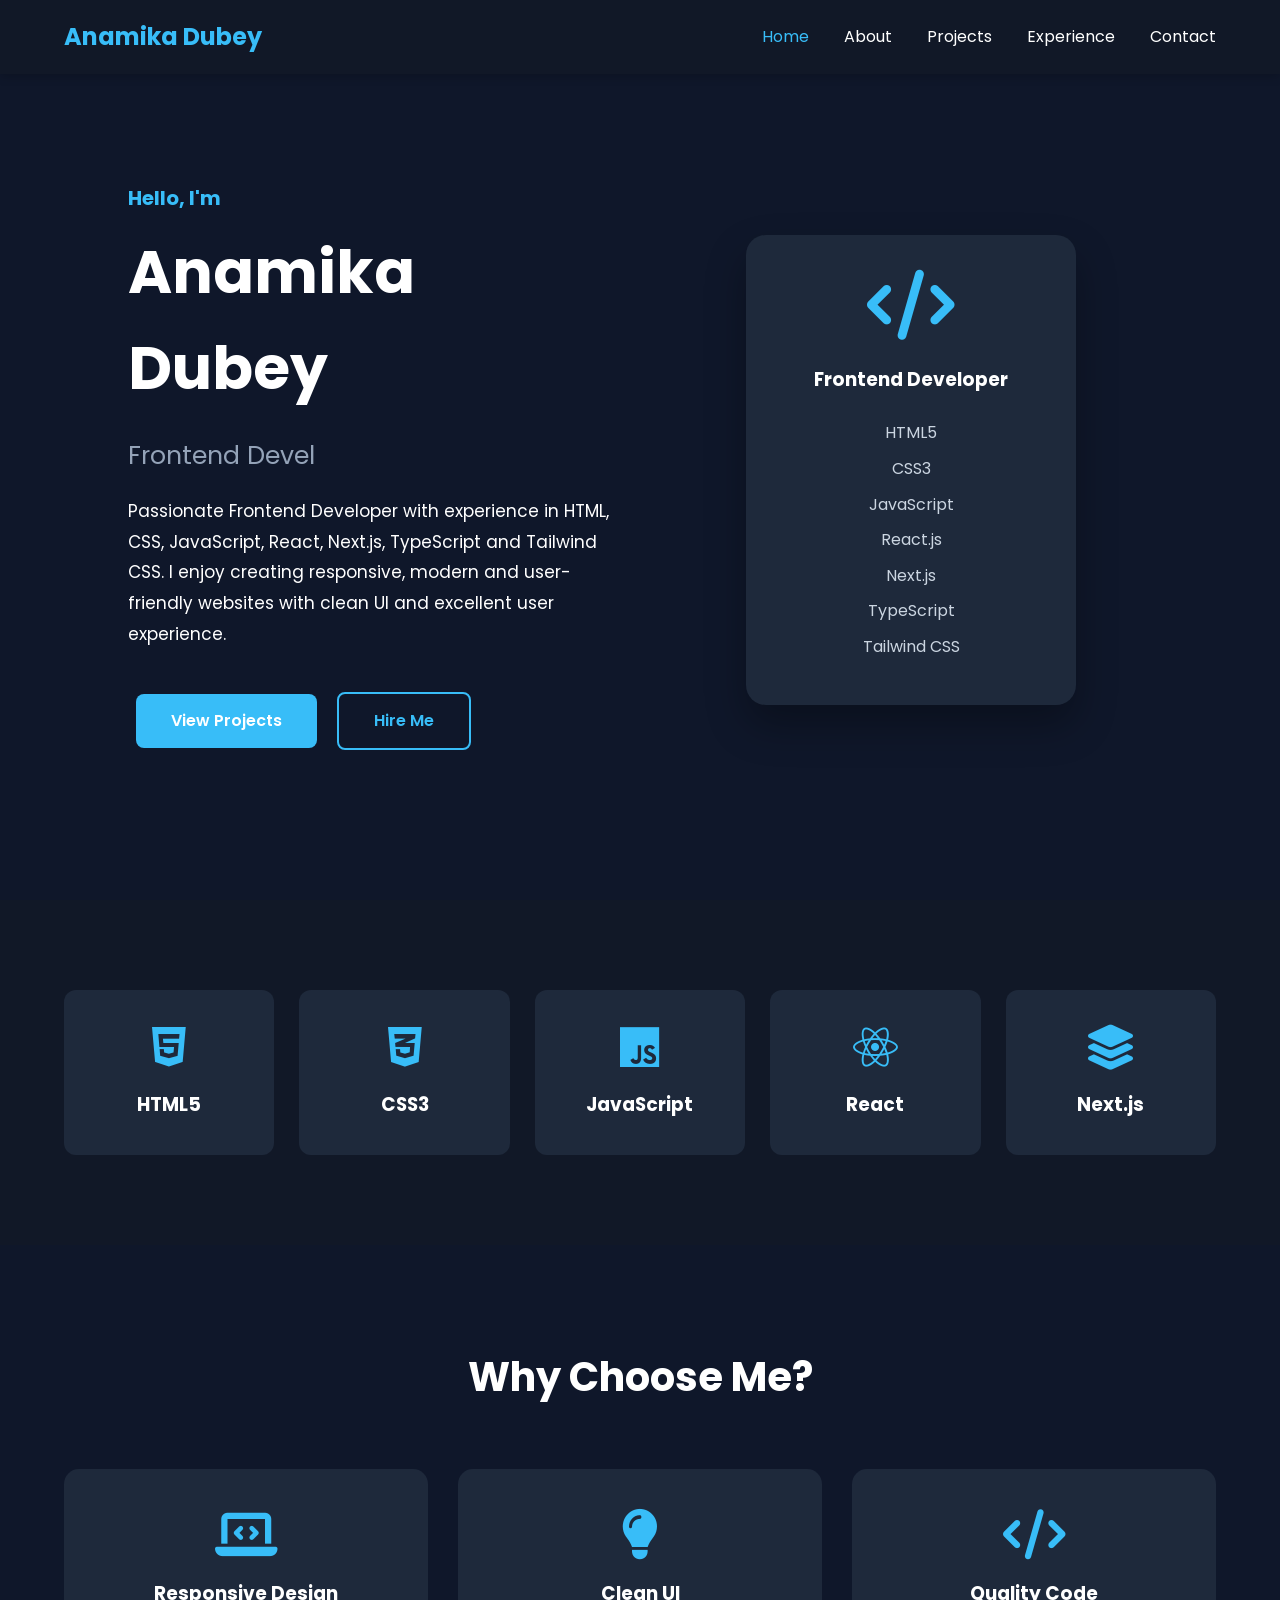
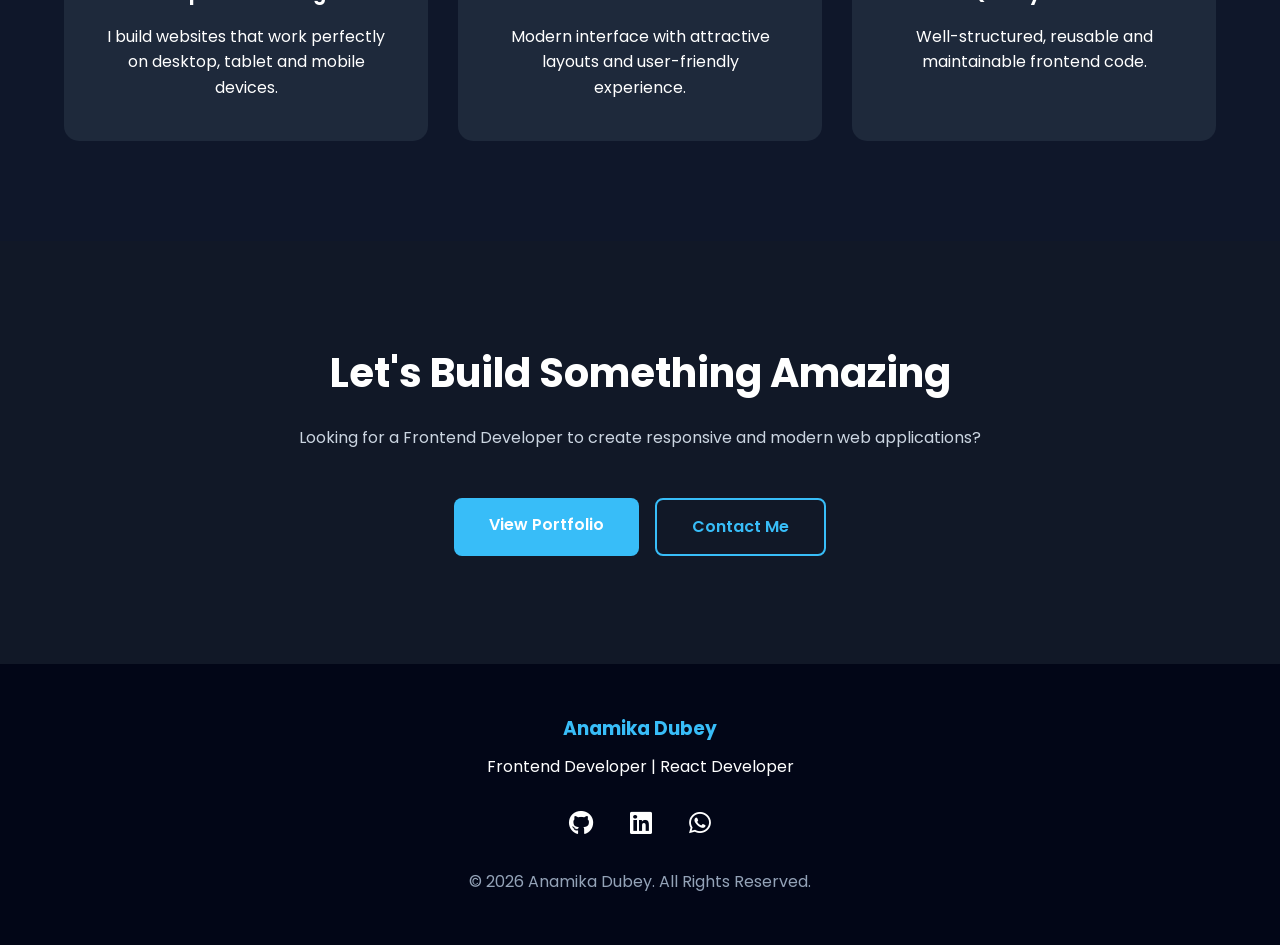
<file: index.html>
<!DOCTYPE html>
<html lang="en">


<head>
    <meta charset="UTF-8">
    <meta name="viewport" content="width=device-width, initial-scale=1.0">

    <title>Anamika Dubey | Frontend Developer</title>

    <!-- Font Awesome -->
    <link rel="stylesheet"
        href="https://cdnjs.cloudflare.com/ajax/libs/font-awesome/6.4.0/css/all.min.css">

    <link rel="stylesheet" href="CSS/style.css">
    <link rel="stylesheet" href="CSS/home.css">
</head>

<body>

    <!-- =======================
         HEADER
    ======================== -->

    <header>

        <nav class="navbar">

            <div class="nav-container">

                <a href="index.html" class="logo">
                    Anamika Dubey
                </a>

                <ul class="nav-menu">

                    <li>
                        <a href="index.html" class="active">
                            Home
                        </a>
                    </li>

                    <li>
                        <a href="about.html">
                            About
                        </a>
                    </li>

                    <li>
                        <a href="projects.html">
                            Projects
                        </a>
                    </li>

                    <li>
                        <a href="experience.html">
                            Experience
                        </a>
                    </li>

                    <li>
                        <a href="contact.html">
                            Contact
                        </a>
                    </li>

                </ul>

                <div class="hamburger">

                    <span></span>

                    <span></span>

                    <span></span>

                </div>

            </div>

        </nav>

    </header>

    <!-- =======================
         HERO SECTION
    ======================== -->

    <main>

        <section class="hero">

            <div class="hero-content">

                <h4>
                    Hello, I'm
                </h4>

                <h1>
                    Anamika Dubey
                </h1>

                <p class="subtitle">

                    Frontend Developer |
                    React Developer |
                    Business Development Executive

                </p>

                <p class="hero-description">

                    Passionate Frontend Developer with experience
                    in HTML, CSS, JavaScript, React, Next.js,
                    TypeScript and Tailwind CSS.

                    I enjoy creating responsive,
                    modern and user-friendly websites
                    with clean UI and excellent user experience.

                </p>

                <div class="hero-buttons">

                    <a href="projects.html" class="cta-button">

                        View Projects

                    </a>

                    <a href="contact.html" class="secondary-button">

                        Hire Me

                    </a>

                </div>

            </div>

            <div class="hero-image">

                <div class="profile-card">

                    <i class="fas fa-code profile-icon"></i>

                    <h3>
                        Frontend Developer
                    </h3>

                    <p>

                        HTML5

                    </p>

                    <p>

                        CSS3

                    </p>

                    <p>

                        JavaScript

                    </p>

                    <p>

                        React.js

                    </p>

                    <p>

                        Next.js

                    </p>

                    <p>

                        TypeScript

                    </p>

                    <p>

                        Tailwind CSS

                    </p>

                </div>

            </div>

        </section>

        <!-- =====================
             QUICK SKILLS
        ====================== -->

        <section class="quick-skills">

            <div class="container">

                <div class="skill-card">

                    <i class="fab fa-html5"></i>

                    <h3>HTML5</h3>

                </div>

                <div class="skill-card">

                    <i class="fab fa-css3-alt"></i>

                    <h3>CSS3</h3>

                </div>

                <div class="skill-card">

                    <i class="fab fa-js"></i>

                    <h3>JavaScript</h3>

                </div>

                <div class="skill-card">

                    <i class="fab fa-react"></i>

                    <h3>React</h3>

                </div>

                <div class="skill-card">

                    <i class="fas fa-layer-group"></i>

                    <h3>Next.js</h3>

                </div>

            </div>

        </section>

            <!-- =======================
         WHY CHOOSE ME
    ======================== -->

    <section class="why-me">

        <div class="container">

            <h2 class="section-title">
                Why Choose Me?
            </h2>

            <div class="why-grid">

                <div class="why-card">
                    <i class="fas fa-laptop-code"></i>

                    <h3>
                        Responsive Design
                    </h3>

                    <p>
                        I build websites that work perfectly on
                        desktop, tablet and mobile devices.
                    </p>

                </div>

                <div class="why-card">

                    <i class="fas fa-lightbulb"></i>

                    <h3>
                        Clean UI
                    </h3>

                    <p>
                        Modern interface with attractive layouts
                        and user-friendly experience.
                    </p>

                </div>

                <div class="why-card">

                    <i class="fas fa-code"></i>

                    <h3>
                        Quality Code
                    </h3>

                    <p>
                        Well-structured, reusable and maintainable
                        frontend code.
                    </p>

                </div>

            </div>

        </div>

    </section>

    <!-- =======================
         CALL TO ACTION
    ======================== -->

    <section class="home-contact">

        <div class="container">

            <h2>
                Let's Build Something Amazing
            </h2>

            <p>
                Looking for a Frontend Developer to create
                responsive and modern web applications?
            </p>

            <div class="home-buttons">

                <a href="projects.html" class="cta-button">

                    View Portfolio

                </a>

                <a href="contact.html" class="secondary-button">

                    Contact Me

                </a>

            </div>

        </div>

    </section>

</main>

<!-- =======================
     FOOTER
======================== -->

<footer class="footer">

    <div class="container">

        <h3>
            Anamika Dubey
        </h3>

        <p>
            Frontend Developer | React Developer
        </p>

        <div class="footer-social">

            <a href="https://github.com/danamika0312" target="_blank">
                <i class="fab fa-github"></i>
            </a>

            <a href="https://www.linkedin.com/in/anamika-dubey-6488601b5/" target="_blank">
                <i class="fab fa-linkedin"></i>
            </a>

            <a href="https://wa.me/917722953148" target="_blank">
                <i class="fab fa-whatsapp"></i>
            </a>

        </div>

        <p class="copyright">

            © 2026 Anamika Dubey.
            All Rights Reserved.

        </p>

    </div>

</footer>

<script src="JS/script.js"></script>

</body>

</html>
</file>
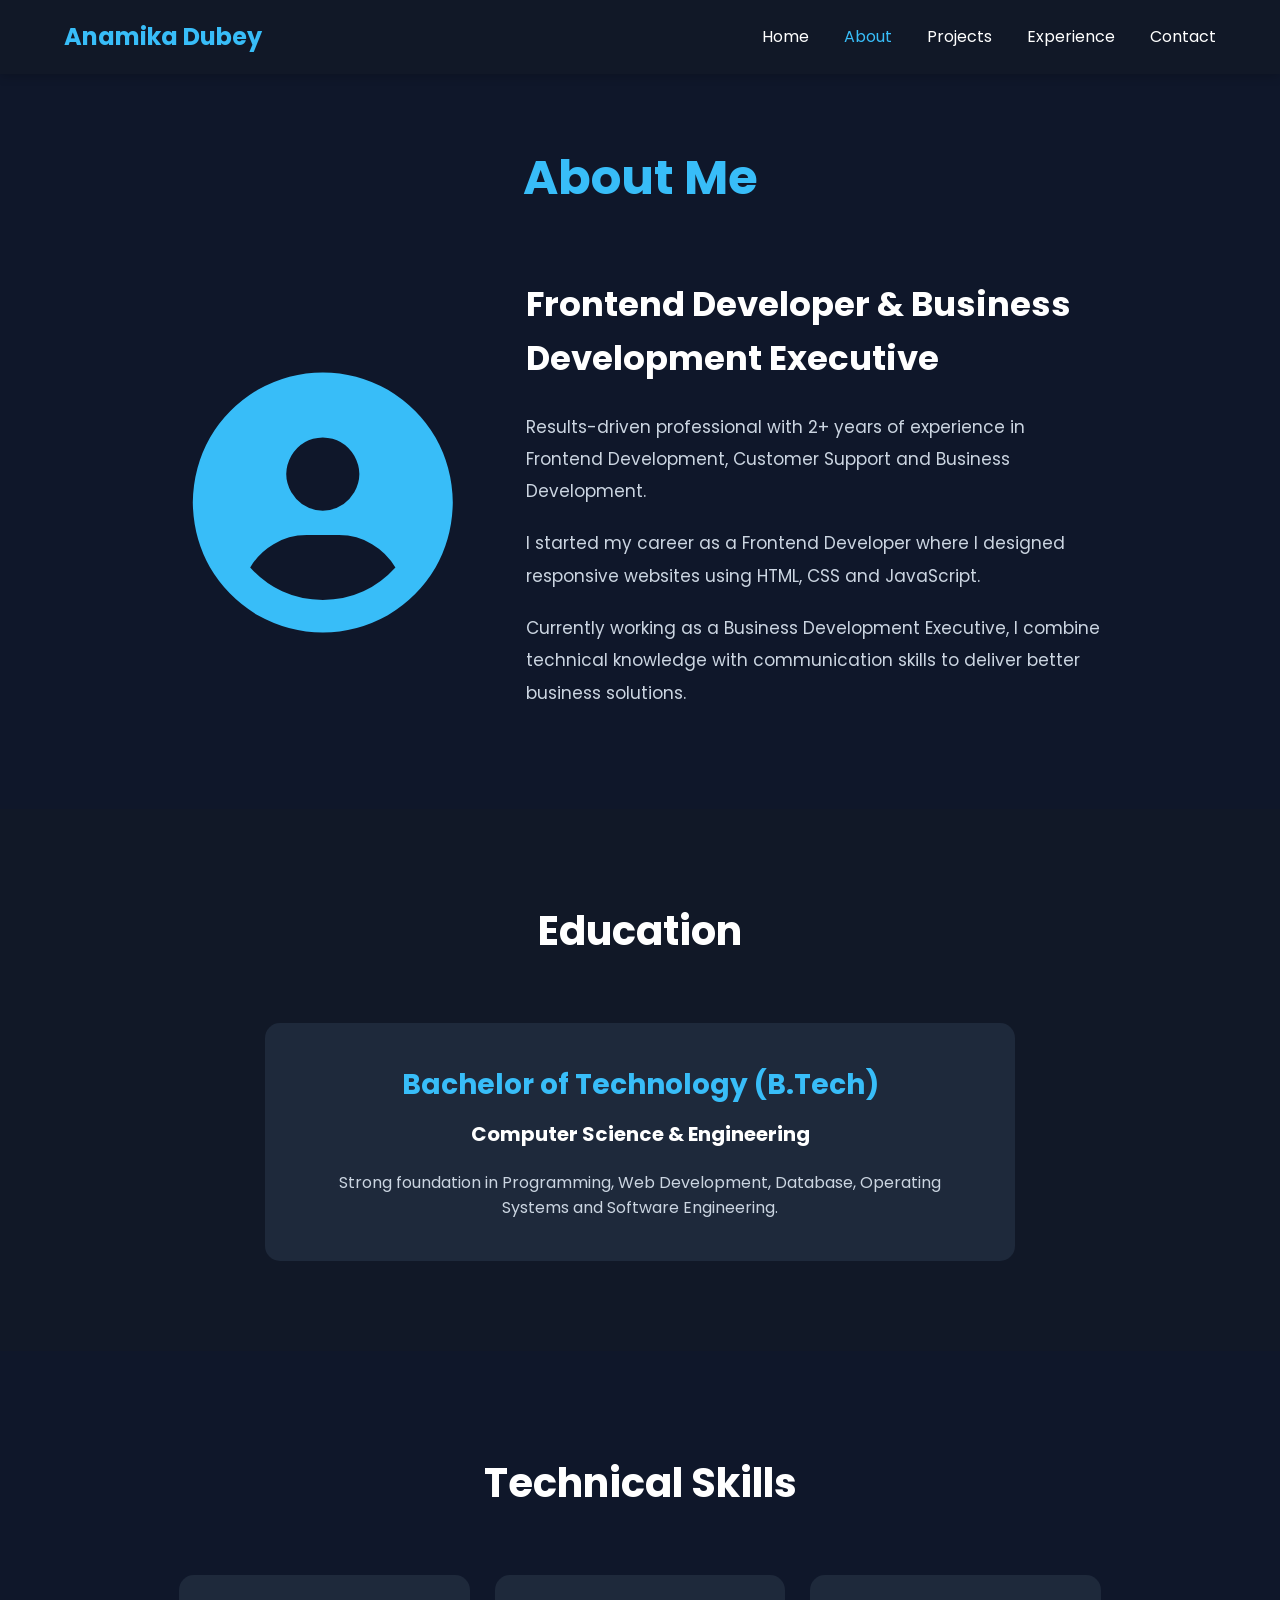
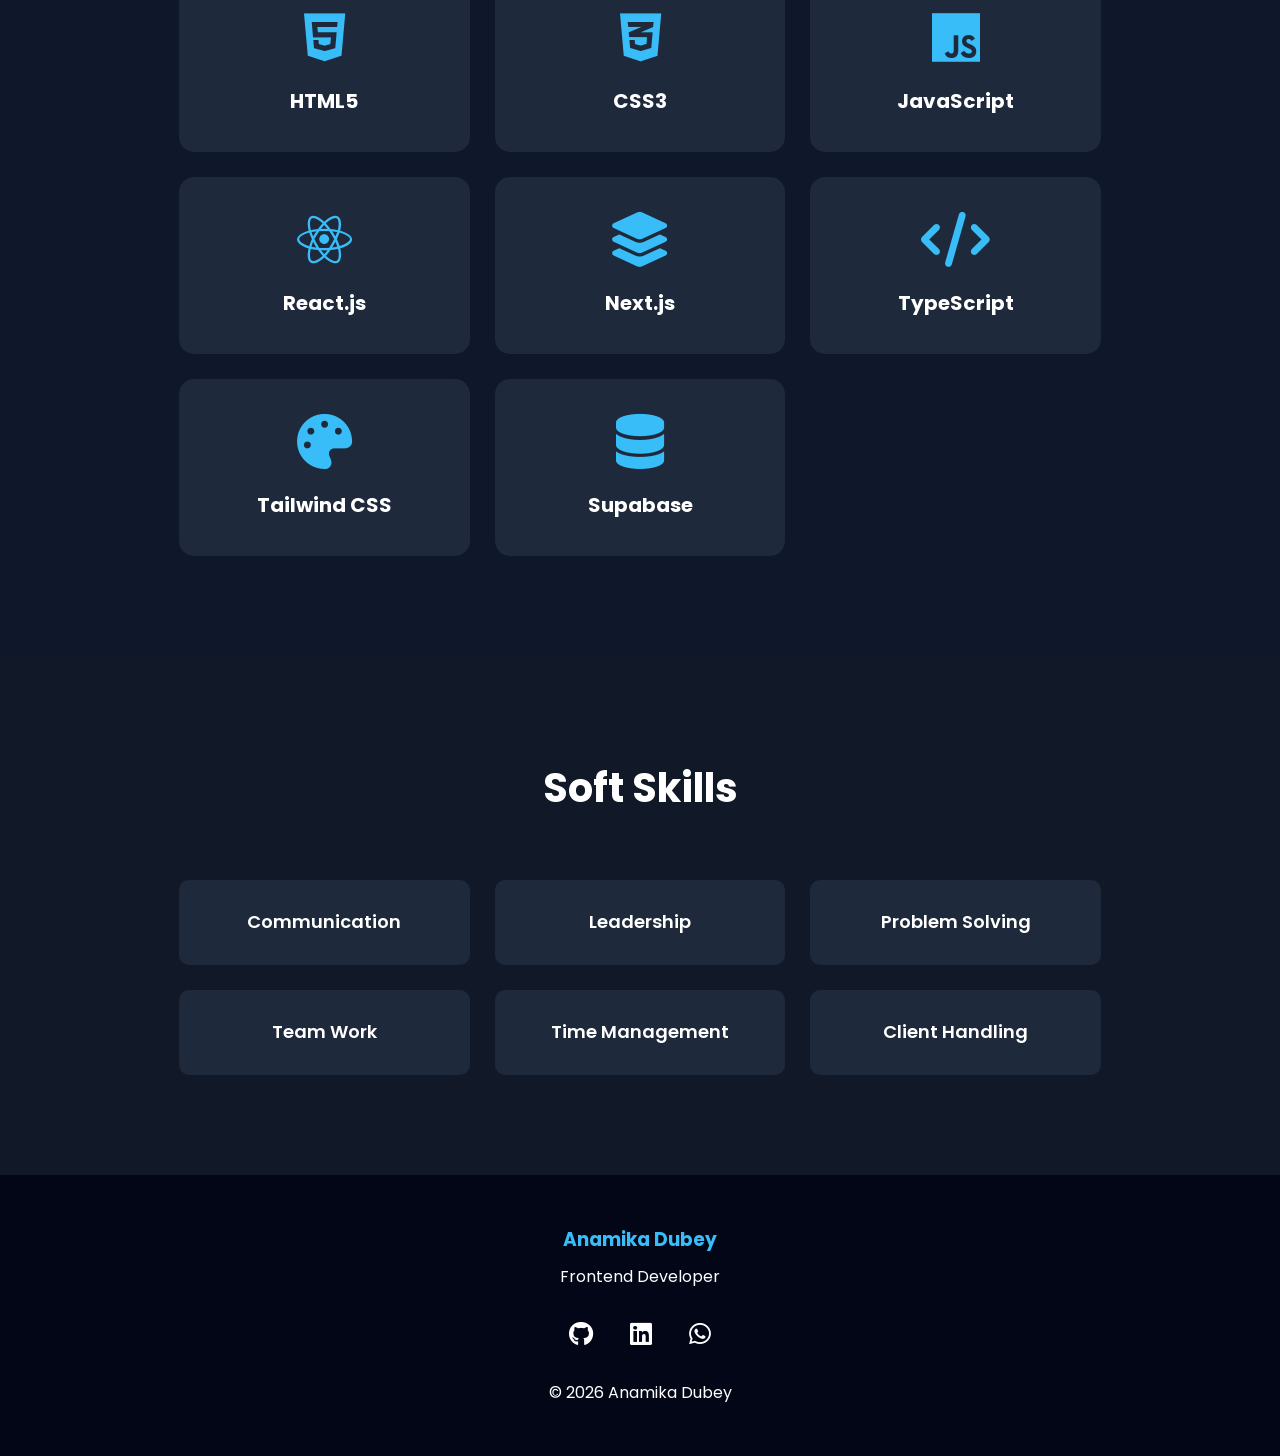
<file: about.html>
<!DOCTYPE html>
<html lang="en">

<head>

    <meta charset="UTF-8">
    <meta name="viewport" content="width=device-width, initial-scale=1.0">

    <title>About | Anamika Dubey</title>

    <link rel="stylesheet"
        href="https://cdnjs.cloudflare.com/ajax/libs/font-awesome/6.4.0/css/all.min.css">

    <link rel="stylesheet" href="CSS/style.css">
    <link rel="stylesheet" href="CSS/about.css">

</head>

<body>

    <!-- ================= NAVBAR ================= -->

    <nav class="navbar">

        <div class="nav-container">

            <a href="index.html" class="logo">

                Anamika Dubey

            </a>

            <ul class="nav-menu">

                <li><a href="index.html">Home</a></li>

                <li><a href="about.html" class="active">About</a></li>

                <li><a href="projects.html">Projects</a></li>

                <li><a href="experience.html">Experience</a></li>

                <li><a href="contact.html">Contact</a></li>

            </ul>

            <div class="hamburger">

                <span></span>
                <span></span>
                <span></span>

            </div>

        </div>

    </nav>

    <!-- ================= ABOUT ================= -->

    <section class="about-page">

        <div class="container">

            <h1 class="page-title">

                About Me

            </h1>

            <div class="about-grid">

                <div class="about-image">

                    <i class="fas fa-user-circle"></i>

                </div>

                <div class="about-content">

                    <h2>

                        Frontend Developer & Business Development Executive

                    </h2>

                    <p>

                        Results-driven professional with 2+ years of experience
                        in Frontend Development, Customer Support and Business
                        Development.

                    </p>

                    <p>

                        I started my career as a Frontend Developer where I
                        designed responsive websites using HTML, CSS and
                        JavaScript.

                    </p>

                    <p>

                        Currently working as a Business Development Executive,
                        I combine technical knowledge with communication skills
                        to deliver better business solutions.

                    </p>

                </div>

            </div>

        </div>

    </section>

    <!-- ================= EDUCATION ================= -->

    <section class="education">

        <div class="container">

            <h2 class="section-title">

                Education

            </h2>

            <div class="education-card">

                <h3>

                    Bachelor of Technology (B.Tech)

                </h3>

                <h4>

                    Computer Science & Engineering

                </h4>

                <p>

                    Strong foundation in Programming,
                    Web Development,
                    Database,
                    Operating Systems
                    and Software Engineering.

                </p>

            </div>

        </div>

    </section>

    <!-- ================= TECHNICAL SKILLS ================= -->

    <section class="technical-skills">

        <div class="container">

            <h2 class="section-title">

                Technical Skills

            </h2>

            <div class="skills-grid">

                <div class="skill-card">

                    <i class="fab fa-html5"></i>

                    <h3>HTML5</h3>

                </div>

                <div class="skill-card">

                    <i class="fab fa-css3-alt"></i>

                    <h3>CSS3</h3>

                </div>

                <div class="skill-card">

                    <i class="fab fa-js"></i>

                    <h3>JavaScript</h3>

                </div>

                <div class="skill-card">

                    <i class="fab fa-react"></i>

                    <h3>React.js</h3>

                </div>

                <div class="skill-card">

                    <i class="fas fa-layer-group"></i>

                    <h3>Next.js</h3>

                </div>

                <div class="skill-card">

                    <i class="fas fa-code"></i>

                    <h3>TypeScript</h3>

                </div>

                <div class="skill-card">

                    <i class="fas fa-palette"></i>

                    <h3>Tailwind CSS</h3>

                </div>

                <div class="skill-card">

                    <i class="fas fa-database"></i>

                    <h3>Supabase</h3>

                </div>

            </div>

        </div>

    </section>

    <!-- ================= SOFT SKILLS ================= -->

    <section class="soft-skills">

        <div class="container">

            <h2 class="section-title">

                Soft Skills

            </h2>

            <div class="soft-grid">

                <div class="soft-card">

                    Communication

                </div>

                <div class="soft-card">

                    Leadership

                </div>

                <div class="soft-card">

                    Problem Solving

                </div>

                <div class="soft-card">

                    Team Work

                </div>

                <div class="soft-card">

                    Time Management

                </div>

                <div class="soft-card">

                    Client Handling

                </div>

            </div>

        </div>

    </section>

    <!-- ================= FOOTER ================= -->

    <footer class="footer">

        <div class="container">

            <h3>

                Anamika Dubey

            </h3>

            <p>

                Frontend Developer

            </p>

            <div class="footer-social">

                <a href="https://github.com/danamika0312">

                    <i class="fab fa-github"></i>

                </a>

                <a href="https://www.linkedin.com/in/anamika-dubey-6488601b5/">

                    <i class="fab fa-linkedin"></i>

                </a>

                <a href="https://wa.me/917722953148">

                    <i class="fab fa-whatsapp"></i>

                </a>

            </div>

            <p>

                © 2026 Anamika Dubey

            </p>

        </div>

    </footer>

    <script src="JS/script.js"></script>

</body>

</html>
</file>
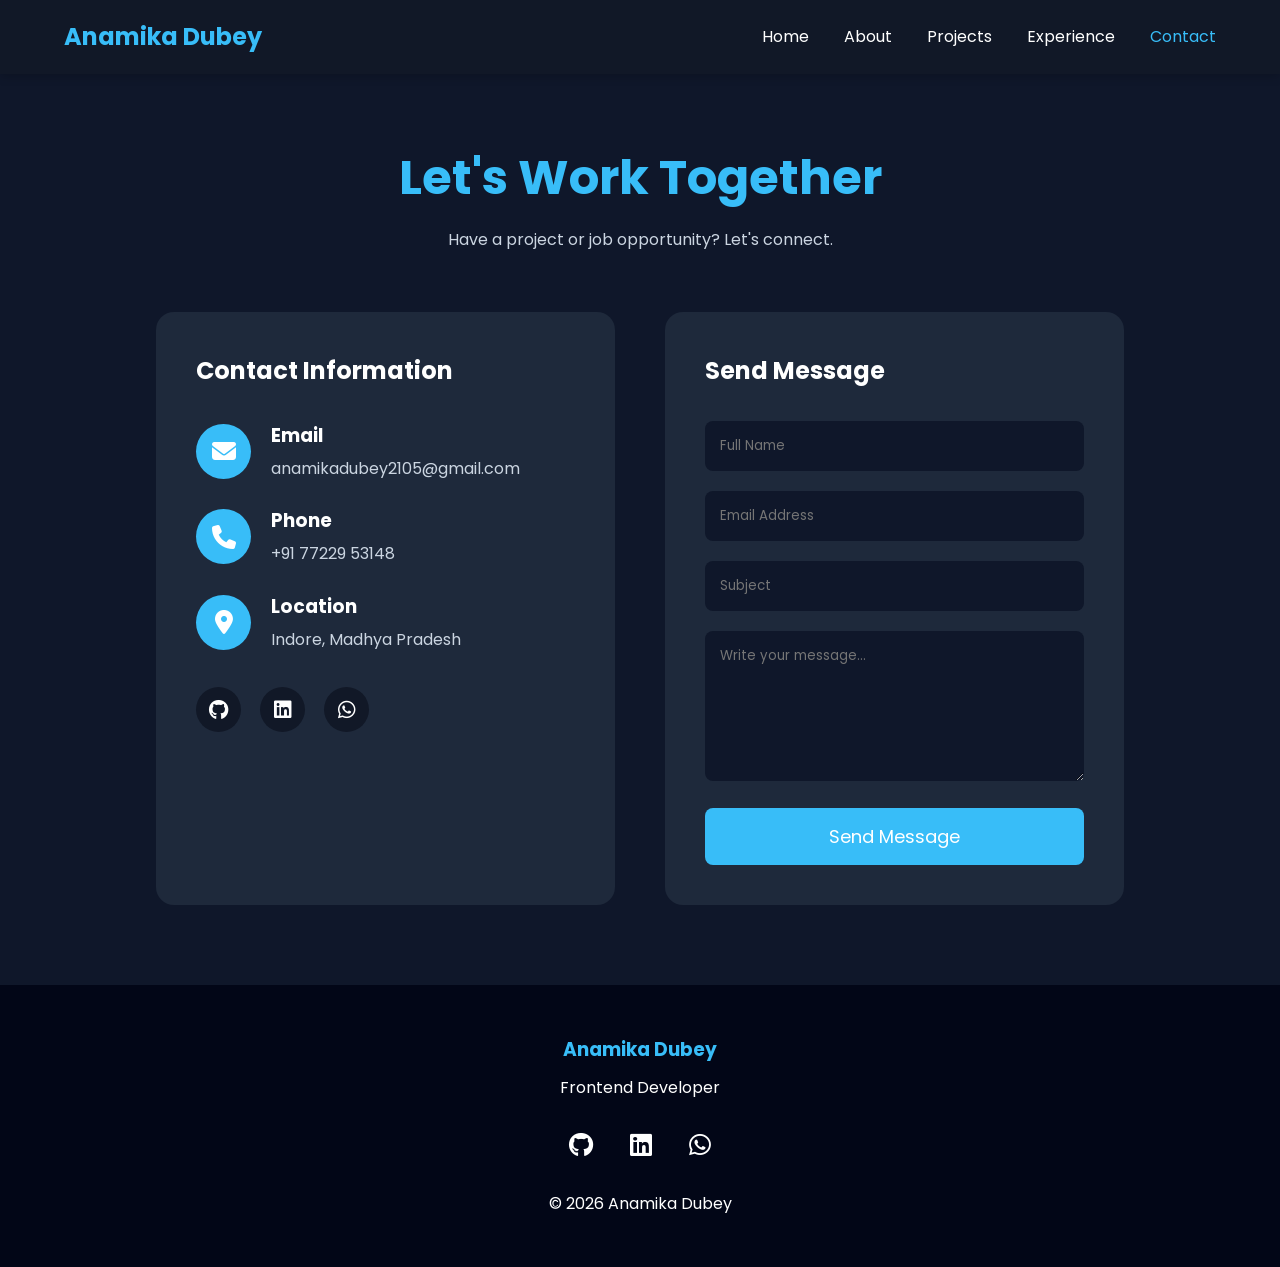
<file: contact.html>
<!DOCTYPE html>
<html lang="en">

<head>

<meta charset="UTF-8">
<meta name="viewport" content="width=device-width, initial-scale=1.0">

<title>Contact | Anamika Dubey</title>

<link rel="stylesheet"
href="https://cdnjs.cloudflare.com/ajax/libs/font-awesome/6.4.0/css/all.min.css">

<link rel="stylesheet" href="CSS/style.css">
<link rel="stylesheet" href="CSS/contact.css">

</head>

<body>

<!-- ================= NAVBAR ================= -->

<nav class="navbar">

<div class="nav-container">

<a href="index.html" class="logo">

Anamika Dubey

</a>

<ul class="nav-menu">

<li><a href="index.html">Home</a></li>

<li><a href="about.html">About</a></li>

<li><a href="projects.html">Projects</a></li>

<li><a href="experience.html">Experience</a></li>

<li><a href="contact.html" class="active">Contact</a></li>

</ul>

<div class="hamburger">

<span></span>
<span></span>
<span></span>

</div>

</div>

</nav>

<!-- ================= CONTACT ================= -->

<section class="contact-page">

<div class="container">

<h1 class="page-title">

Let's Work Together

</h1>

<p class="page-subtitle">

Have a project or job opportunity?
Let's connect.

</p>

<div class="contact-wrapper">

<!-- Left -->

<div class="contact-info">

<h2>

Contact Information

</h2>

<div class="info-box">

<i class="fas fa-envelope"></i>

<div>

<h3>Email</h3>

<p>

anamikadubey2105@gmail.com

</p>

</div>

</div>

<div class="info-box">

<i class="fas fa-phone"></i>

<div>

<h3>Phone</h3>

<p>

+91 77229 53148

</p>

</div>

</div>

<div class="info-box">

<i class="fas fa-location-dot"></i>

<div>

<h3>Location</h3>

<p>

Indore, Madhya Pradesh

</p>

</div>

</div>

<div class="social-links">

<a href="https://github.com/danamika0312" target="_blank">

<i class="fab fa-github"></i>

</a>

<a href="https://www.linkedin.com/in/anamika-dubey-6488601b5/" target="_blank">

<i class="fab fa-linkedin"></i>

</a>

<a href="https://wa.me/917722953148" target="_blank">

<i class="fab fa-whatsapp"></i>

</a>

</div>

</div>

<!-- Right -->

<div class="contact-form">

<h2>

Send Message

</h2>

<form>

<input
type="text"
placeholder="Full Name"
required>

<input
type="email"
placeholder="Email Address"
required>

<input
type="text"
placeholder="Subject">

<textarea
rows="6"
placeholder="Write your message..."></textarea>

<button type="submit">

Send Message

</button>

</form>

</div>

</div>

</div>

</section>

<!-- Footer -->

<footer class="footer">

<div class="container">

<h3>

Anamika Dubey

</h3>

<p>

Frontend Developer

</p>

<div class="footer-social">

<a href="https://github.com/danamika0312">

<i class="fab fa-github"></i>

</a>

<a href="https://www.linkedin.com/in/anamika-dubey-6488601b5/">

<i class="fab fa-linkedin"></i>

</a>

<a href="https://wa.me/917722953148">

<i class="fab fa-whatsapp"></i>

</a>

</div>

<p>

© 2026 Anamika Dubey

</p>

</div>

</footer>

<script src="JS/script.js"></script>

</body>
</html>
</file>
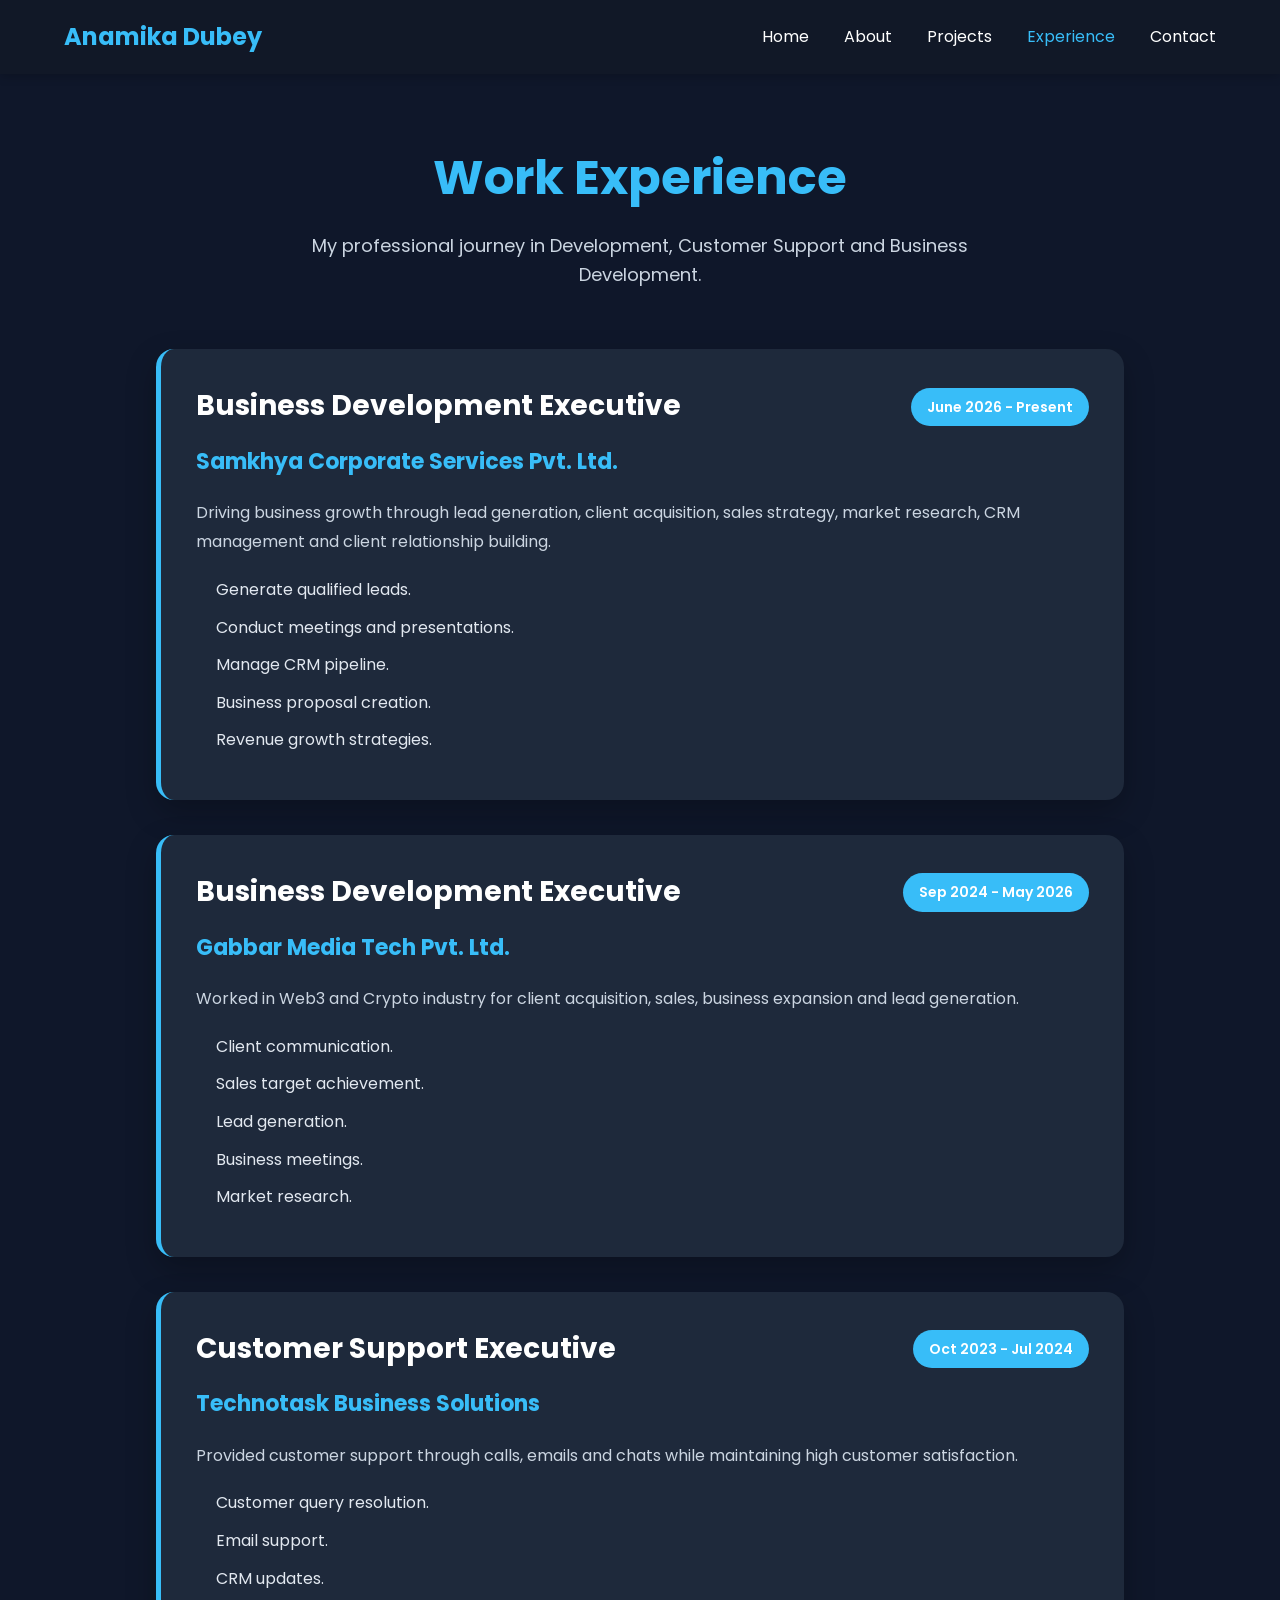
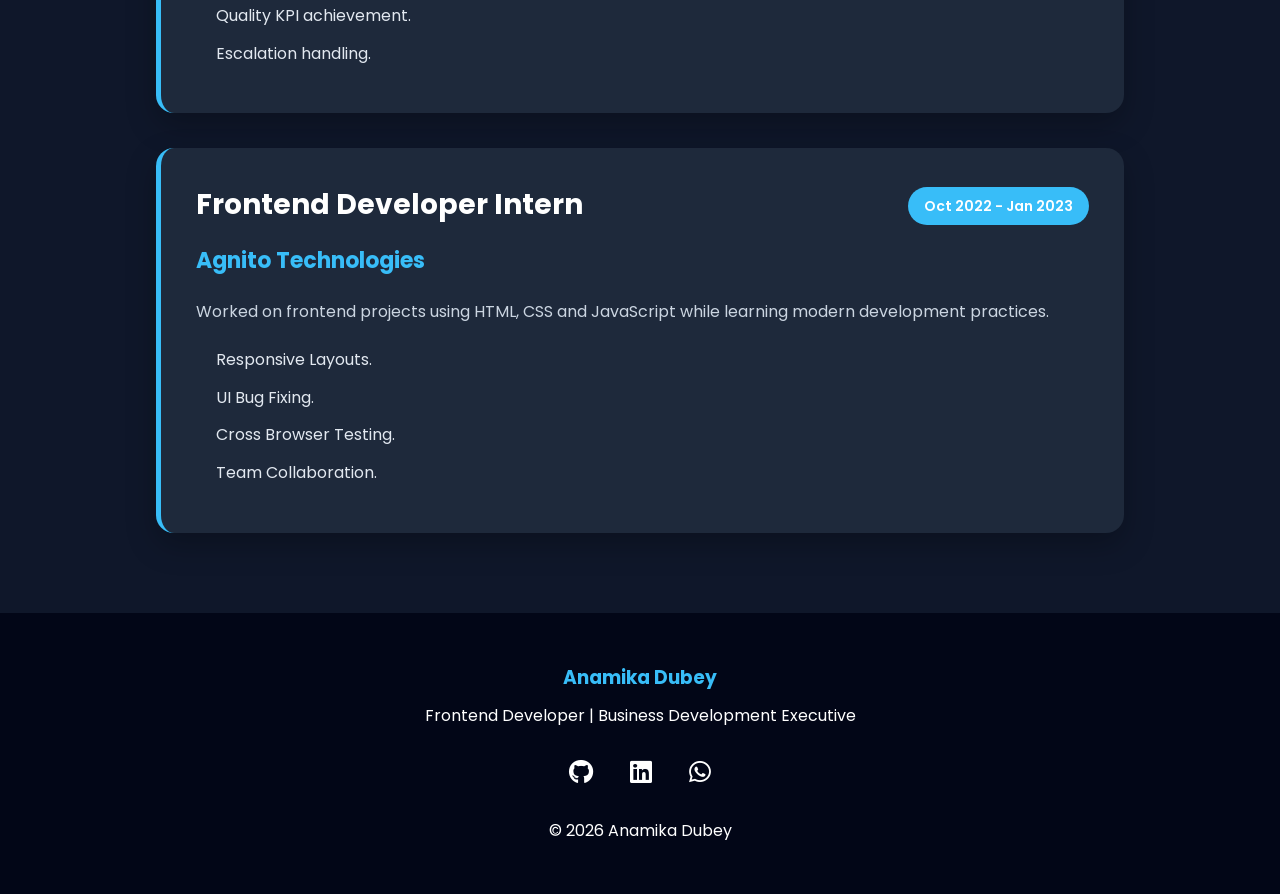
<file: experience.html>
<!DOCTYPE html>
<html lang="en">

<head>

    <meta charset="UTF-8">
    <meta name="viewport" content="width=device-width, initial-scale=1.0">

    <title>Experience | Anamika Dubey</title>

    <link rel="stylesheet"
        href="https://cdnjs.cloudflare.com/ajax/libs/font-awesome/6.4.0/css/all.min.css">

    <link rel="stylesheet" href="CSS/style.css">
    <link rel="stylesheet" href="CSS/experience.css">

</head>

<body>

<!-- ================= NAVBAR ================= -->

<nav class="navbar">

<div class="nav-container">

<a href="index.html" class="logo">

Anamika Dubey

</a>

<ul class="nav-menu">

<li><a href="index.html">Home</a></li>

<li><a href="about.html">About</a></li>

<li><a href="projects.html">Projects</a></li>

<li><a href="experience.html" class="active">Experience</a></li>

<li><a href="contact.html">Contact</a></li>

</ul>

<div class="hamburger">

<span></span>
<span></span>
<span></span>

</div>

</div>

</nav>

<!-- ================= PAGE TITLE ================= -->

<section class="experience-page">

<div class="container">

<h1 class="page-title">

Work Experience

</h1>

<p class="page-subtitle">

My professional journey in Development,
Customer Support and Business Development.

</p>

<div class="experience-wrapper">
    <div class="experience-card">

<div class="experience-top">

<h2>

Business Development Executive

</h2>

<span>

June 2026 - Present

</span>

</div>

<h3>

Samkhya Corporate Services Pvt. Ltd.

</h3>

<p>

Driving business growth through lead generation,
client acquisition,
sales strategy,
market research,
CRM management
and client relationship building.

</p>

<ul>

<li>Generate qualified leads.</li>

<li>Conduct meetings and presentations.</li>

<li>Manage CRM pipeline.</li>

<li>Business proposal creation.</li>

<li>Revenue growth strategies.</li>

</ul>

</div>
<div class="experience-card">

<div class="experience-top">

<h2>

Business Development Executive

</h2>

<span>

Sep 2024 - May 2026

</span>

</div>

<h3>

Gabbar Media Tech Pvt. Ltd.

</h3>

<p>

Worked in Web3 and Crypto industry
for client acquisition,
sales,
business expansion
and lead generation.

</p>

<ul>

<li>Client communication.</li>

<li>Sales target achievement.</li>

<li>Lead generation.</li>

<li>Business meetings.</li>

<li>Market research.</li>

</ul>

</div>
<div class="experience-card">

<div class="experience-top">

<h2>

Customer Support Executive

</h2>

<span>

Oct 2023 - Jul 2024

</span>

</div>

<h3>

Technotask Business Solutions

</h3>

<p>

Provided customer support
through calls,
emails
and chats
while maintaining
high customer satisfaction.

</p>

<ul>

<li>Customer query resolution.</li>

<li>Email support.</li>

<li>CRM updates.</li>

<li>Quality KPI achievement.</li>

<li>Escalation handling.</li>

</ul>

</div>
<div class="experience-card">

<div class="experience-top">

<h2>

Frontend Developer Intern

</h2>

<span>

Oct 2022 - Jan 2023

</span>

</div>

<h3>

Agnito Technologies

</h3>

<p>

Worked on frontend projects
using HTML,
CSS
and JavaScript
while learning modern
development practices.

</p>

<ul>

<li>Responsive Layouts.</li>

<li>UI Bug Fixing.</li>

<li>Cross Browser Testing.</li>

<li>Team Collaboration.</li>

</ul>

</div>
</div>

</div>

</section>

<footer class="footer">

<div class="container">

<h3>

Anamika Dubey

</h3>

<p>

Frontend Developer | Business Development Executive

</p>

<div class="footer-social">

<a href="https://github.com/danamika0312">

<i class="fab fa-github"></i>

</a>

<a href="https://www.linkedin.com/in/anamika-dubey-6488601b5/">

<i class="fab fa-linkedin"></i>

</a>

<a href="https://wa.me/917722953148">

<i class="fab fa-whatsapp"></i>

</a>

</div>

<p>

© 2026 Anamika Dubey

</p>

</div>

</footer>

<script src="JS/script.js"></script>

</body>

</html>
</file>
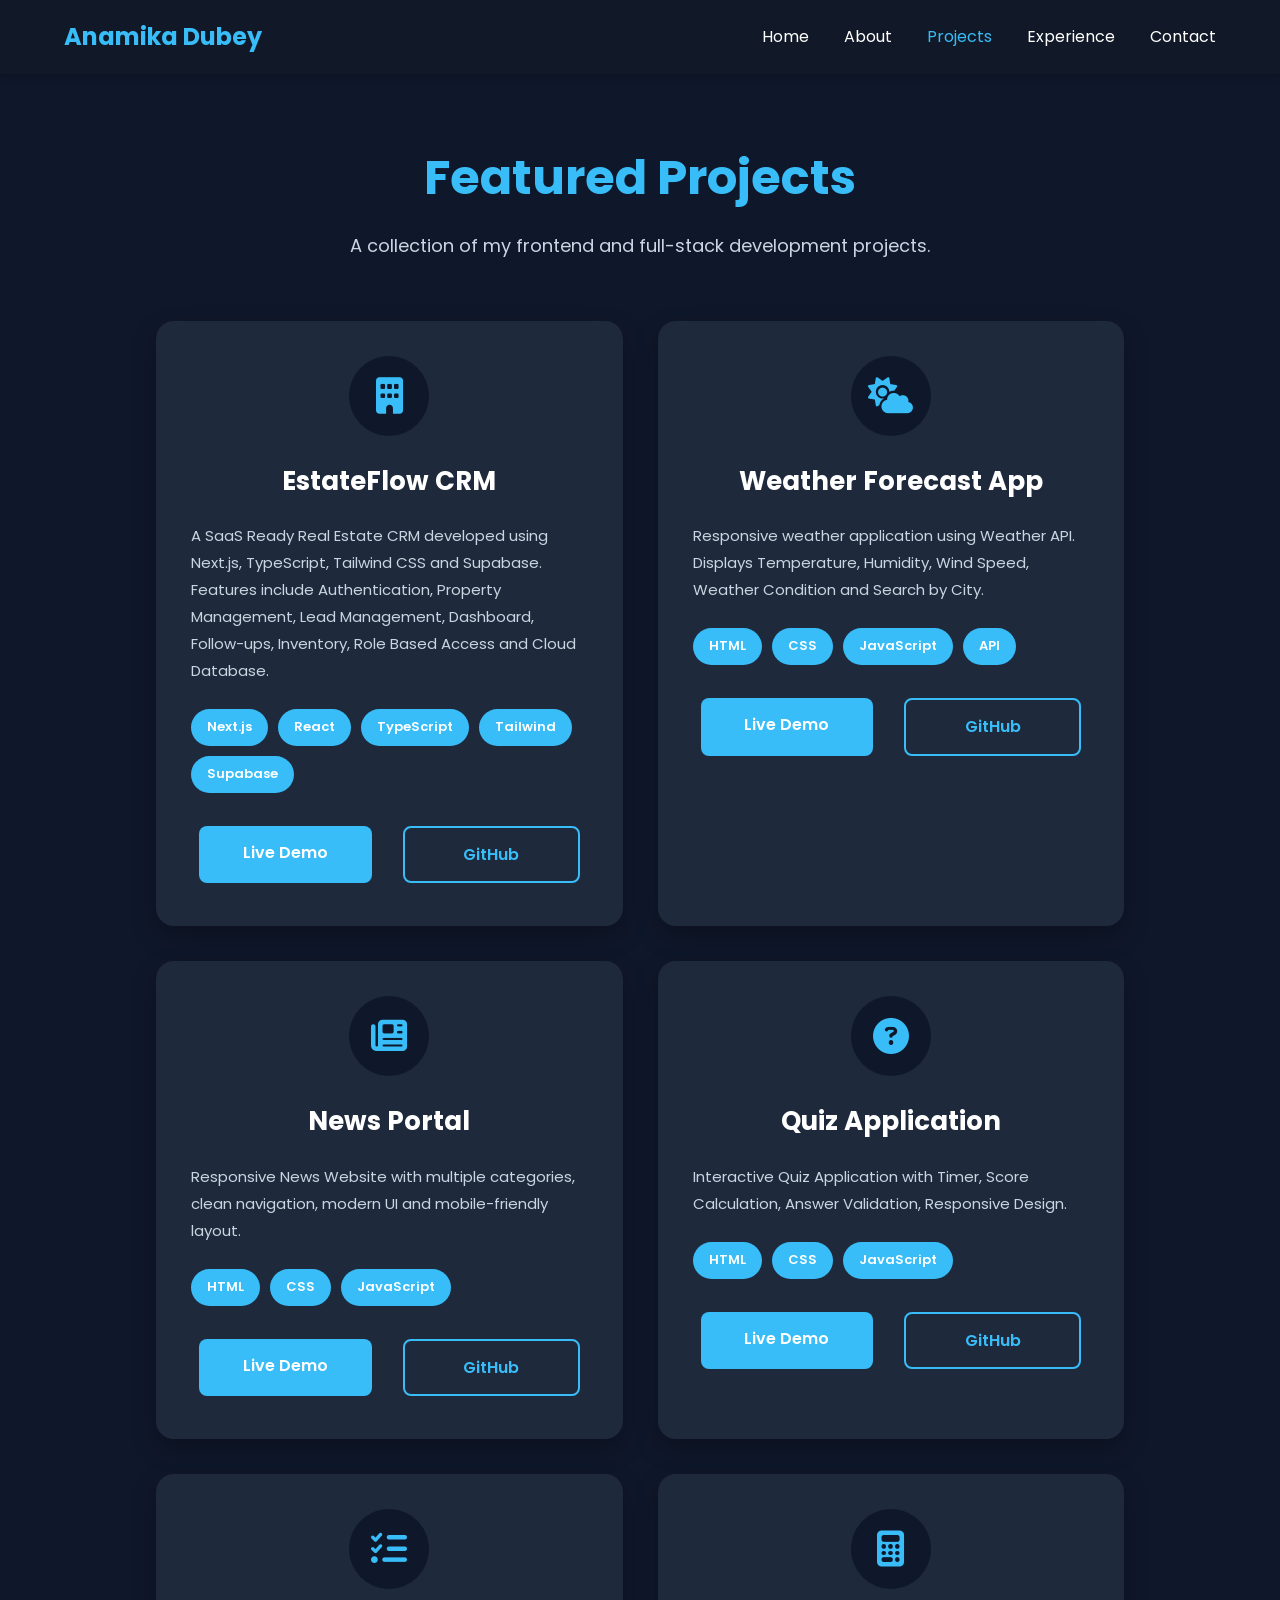
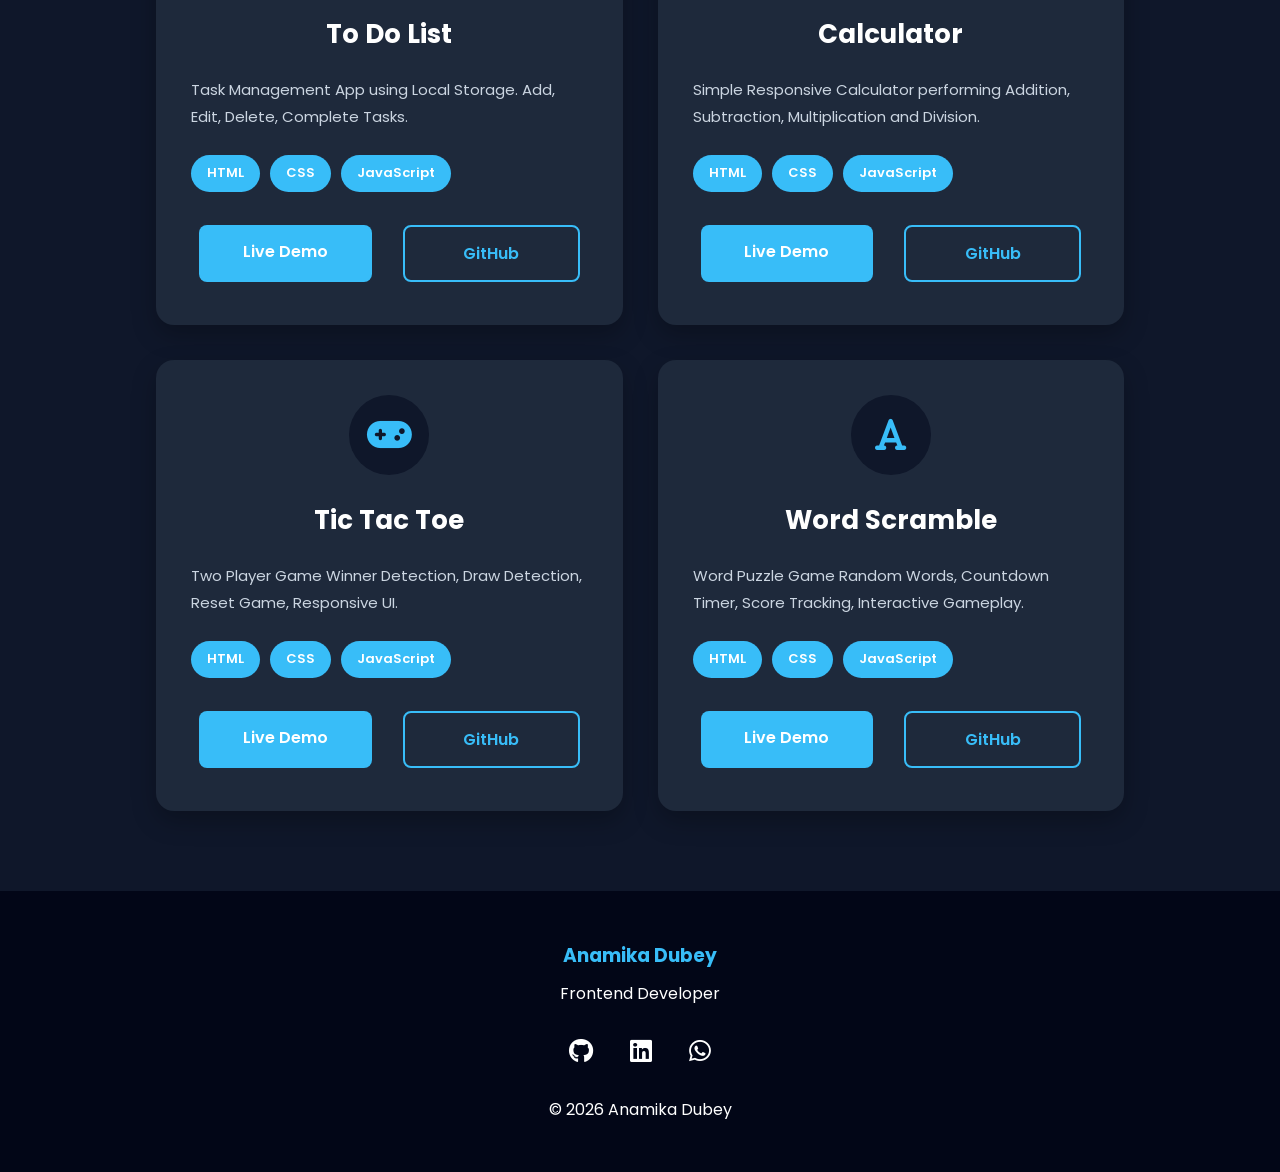
<file: projects.html>
<!DOCTYPE html>
<html lang="en">

<head>

    <meta charset="UTF-8">
    <meta name="viewport" content="width=device-width, initial-scale=1.0">

    <title>Projects | Anamika Dubey</title>

    <link rel="stylesheet"
        href="https://cdnjs.cloudflare.com/ajax/libs/font-awesome/6.4.0/css/all.min.css">

    <link rel="stylesheet" href="CSS/style.css">
    <link rel="stylesheet" href="CSS/projects.css">

</head>

<body>

<!-- ================= NAVBAR ================= -->

<nav class="navbar">

<div class="nav-container">

<a href="index.html" class="logo">

Anamika Dubey

</a>

<ul class="nav-menu">

<li><a href="index.html">Home</a></li>

<li><a href="about.html">About</a></li>

<li><a href="projects.html" class="active">Projects</a></li>

<li><a href="experience.html">Experience</a></li>

<li><a href="contact.html">Contact</a></li>

</ul>

<div class="hamburger">

<span></span>
<span></span>
<span></span>

</div>

</div>

</nav>

<!-- ================= PAGE TITLE ================= -->

<section class="projects-page">

<div class="container">

<h1 class="page-title">

Featured Projects

</h1>

<p class="page-subtitle">

A collection of my frontend and full-stack development projects.

</p>

<div class="projects-grid">
    <div class="project-card">

<div class="project-icon">

<i class="fas fa-building"></i>

</div>

<h2>EstateFlow CRM</h2>

<p>

A SaaS Ready Real Estate CRM developed using Next.js,
TypeScript, Tailwind CSS and Supabase.

Features include Authentication,
Property Management,
Lead Management,
Dashboard,
Follow-ups,
Inventory,
Role Based Access
and Cloud Database.

</p>

<div class="tech-stack">

<span>Next.js</span>
<span>React</span>
<span>TypeScript</span>
<span>Tailwind</span>
<span>Supabase</span>

</div>

<div class="project-buttons">

<a href="#" class="cta-button">

Live Demo

</a>

<a href="#" class="secondary-button">

GitHub

</a>

</div>

</div>
<div class="project-card">

<div class="project-icon">

<i class="fas fa-cloud-sun"></i>

</div>

<h2>

Weather Forecast App

</h2>

<p>

Responsive weather application using Weather API.

Displays

Temperature,
Humidity,
Wind Speed,
Weather Condition
and Search by City.

</p>

<div class="tech-stack">

<span>HTML</span>

<span>CSS</span>

<span>JavaScript</span>

<span>API</span>

</div>

<div class="project-buttons">

<a href="#" class="cta-button">

Live Demo

</a>

<a href="#" class="secondary-button">

GitHub

</a>

</div>

</div>
<div class="project-card">

<div class="project-icon">

<i class="fas fa-newspaper"></i>

</div>

<h2>

News Portal

</h2>

<p>

Responsive News Website
with multiple categories,
clean navigation,
modern UI
and mobile-friendly layout.

</p>

<div class="tech-stack">

<span>HTML</span>

<span>CSS</span>

<span>JavaScript</span>

</div>

<div class="project-buttons">

<a href="#" class="cta-button">

Live Demo

</a>

<a href="#" class="secondary-button">

GitHub

</a>

</div>

</div>
<div class="project-card">

<div class="project-icon">

<i class="fas fa-question-circle"></i>

</div>

<h2>

Quiz Application

</h2>

<p>

Interactive Quiz Application

with Timer,
Score Calculation,
Answer Validation,
Responsive Design.

</p>

<div class="tech-stack">

<span>HTML</span>

<span>CSS</span>

<span>JavaScript</span>

</div>

<div class="project-buttons">

<a href="#" class="cta-button">

Live Demo

</a>

<a href="#" class="secondary-button">

GitHub

</a>

</div>

</div>
<div class="project-card">

<div class="project-icon">

<i class="fas fa-list-check"></i>

</div>

<h2>

To Do List

</h2>

<p>

Task Management App

using Local Storage.

Add,
Edit,
Delete,
Complete Tasks.

</p>

<div class="tech-stack">

<span>HTML</span>

<span>CSS</span>

<span>JavaScript</span>

</div>

<div class="project-buttons">

<a href="#" class="cta-button">

Live Demo

</a>

<a href="#" class="secondary-button">

GitHub

</a>

</div>

</div>
<div class="project-card">

<div class="project-icon">

<i class="fas fa-calculator"></i>

</div>

<h2>

Calculator

</h2>

<p>

Simple Responsive Calculator

performing
Addition,
Subtraction,
Multiplication
and Division.

</p>

<div class="tech-stack">

<span>HTML</span>

<span>CSS</span>

<span>JavaScript</span>

</div>

<div class="project-buttons">

<a href="#" class="cta-button">

Live Demo

</a>

<a href="#" class="secondary-button">

GitHub

</a>

</div>

</div>
<div class="project-card">

<div class="project-icon">

<i class="fas fa-gamepad"></i>

</div>

<h2>

Tic Tac Toe

</h2>

<p>

Two Player Game

Winner Detection,
Draw Detection,
Reset Game,
Responsive UI.

</p>

<div class="tech-stack">

<span>HTML</span>

<span>CSS</span>

<span>JavaScript</span>

</div>

<div class="project-buttons">

<a href="#" class="cta-button">

Live Demo

</a>

<a href="#" class="secondary-button">

GitHub</a>

</div>

</div>
<div class="project-card">

<div class="project-icon">

<i class="fas fa-font"></i>

</div>

<h2>

Word Scramble

</h2>

<p>

Word Puzzle Game

Random Words,
Countdown Timer,
Score Tracking,
Interactive Gameplay.

</p>

<div class="tech-stack">

<span>HTML</span>

<span>CSS</span>

<span>JavaScript</span>

</div>

<div class="project-buttons">

<a href="#" class="cta-button">

Live Demo

</a>

<a href="#" class="secondary-button">

GitHub

</a>

</div>

</div>
</div>

</div>

</section>

<footer class="footer">

<div class="container">

<h3>

Anamika Dubey

</h3>

<p>

Frontend Developer

</p>

<div class="footer-social">

<a href="https://github.com/danamika0312">

<i class="fab fa-github"></i>

</a>

<a href="https://www.linkedin.com/in/anamika-dubey-6488601b5/">

<i class="fab fa-linkedin"></i>

</a>

<a href="https://wa.me/917722953148">

<i class="fab fa-whatsapp"></i>

</a>

</div>

<p>

© 2026 Anamika Dubey

</p>

</div>

</footer>

<script src="JS/script.js"></script>

</body>

</html>
</file>
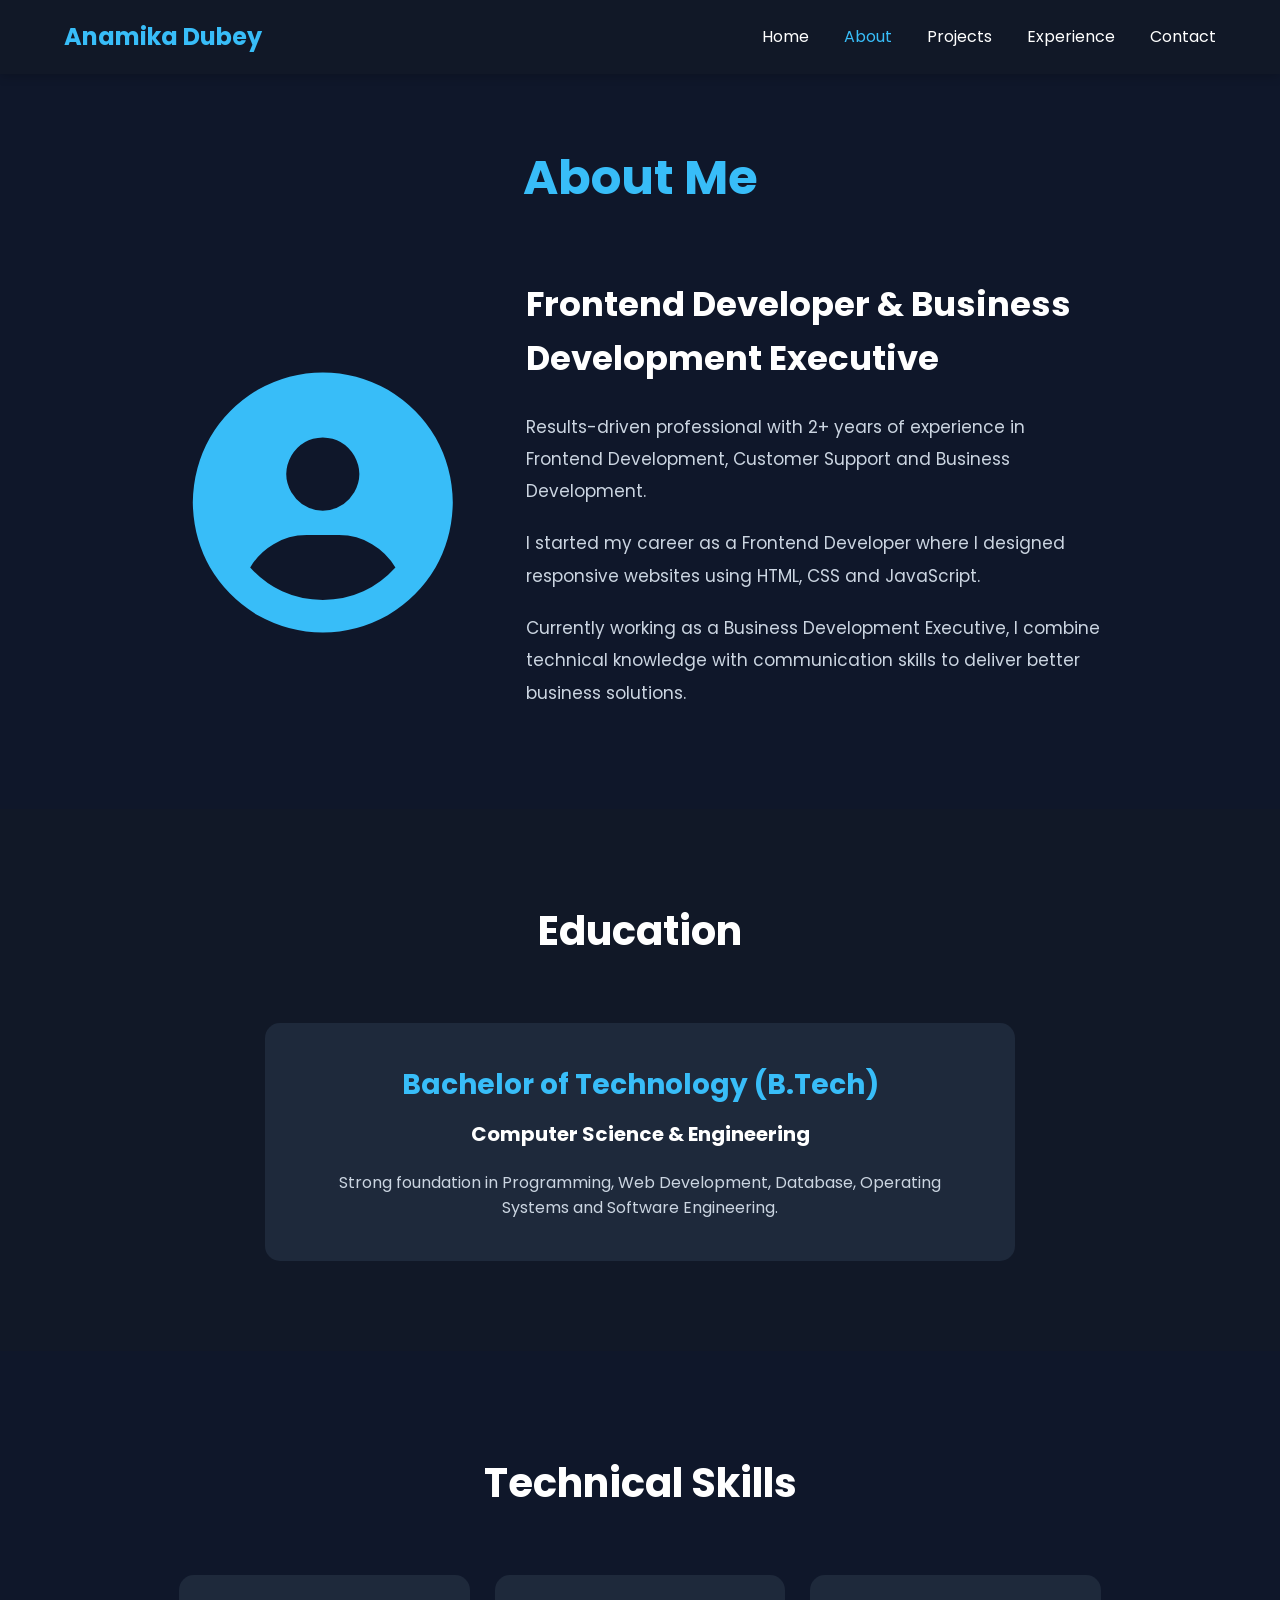
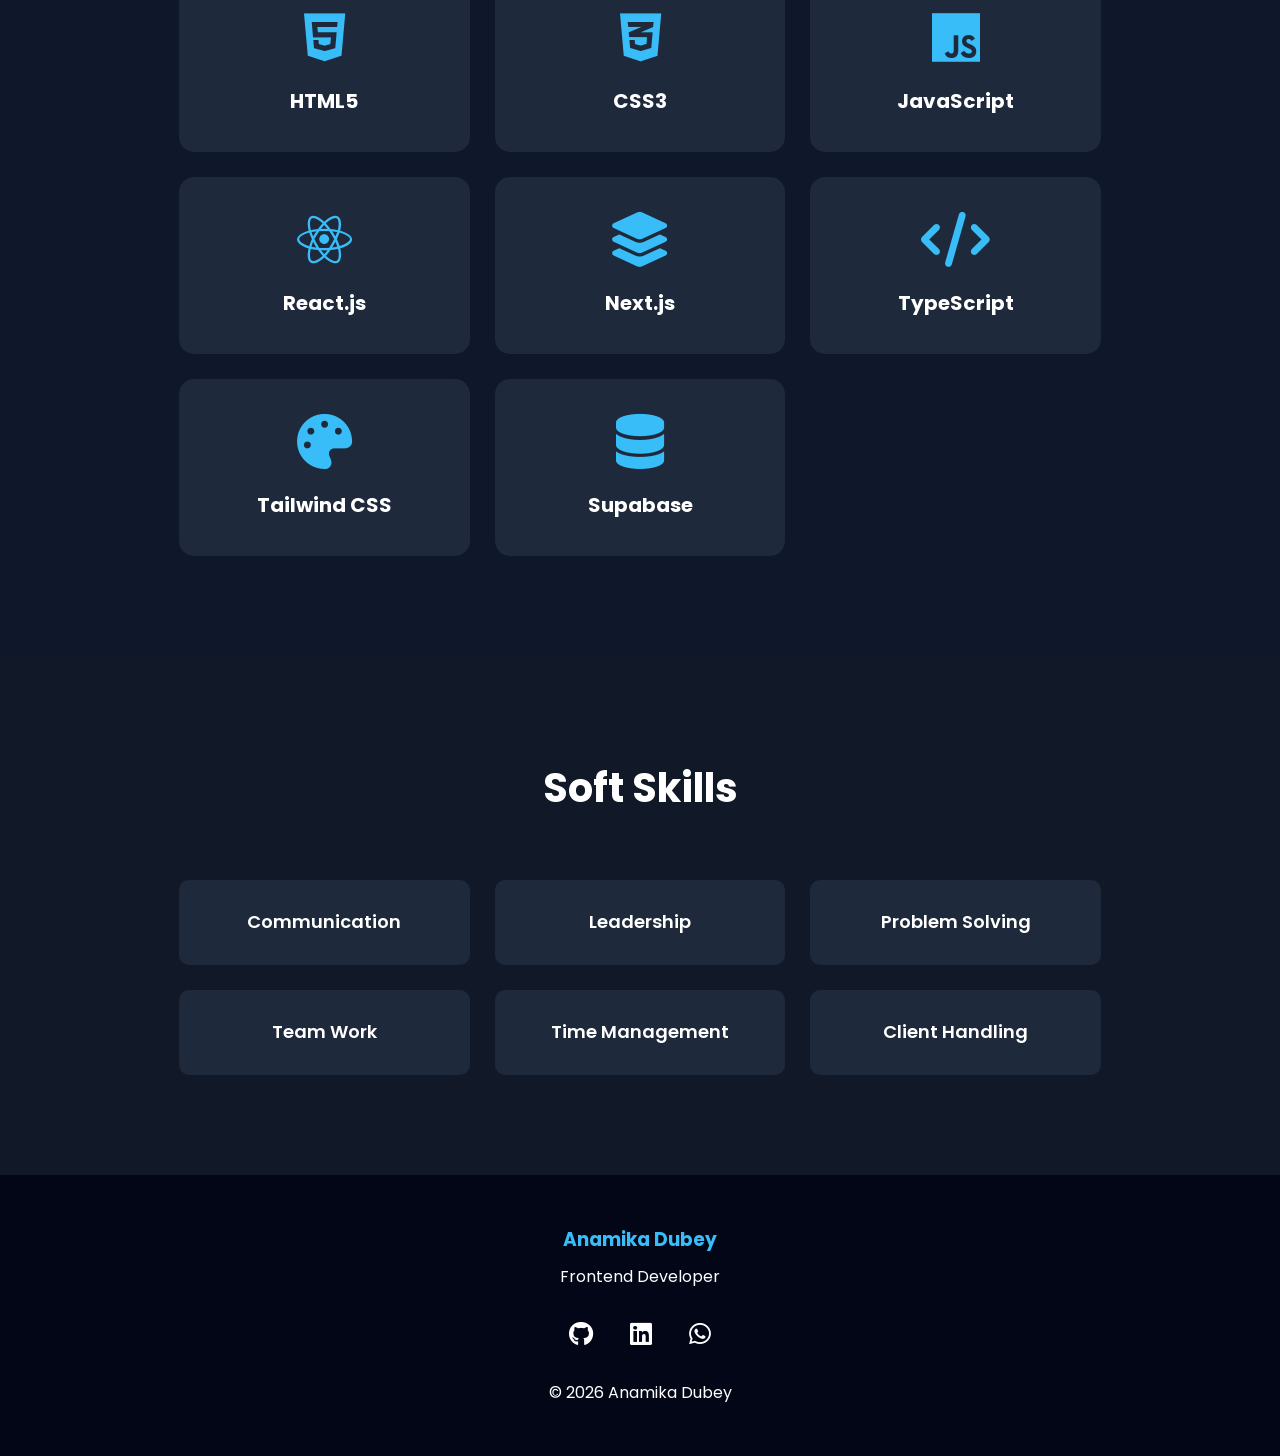
<file: HTML/about.html>
<!DOCTYPE html>
<html lang="en">

<head>

    <meta charset="UTF-8">
    <meta name="viewport" content="width=device-width, initial-scale=1.0">

    <title>About | Anamika Dubey</title>

    <link rel="stylesheet"
        href="https://cdnjs.cloudflare.com/ajax/libs/font-awesome/6.4.0/css/all.min.css">

    <link rel="stylesheet" href="../CSS/style.css">
    <link rel="stylesheet" href="../CSS/about.css">

</head>

<body>

    <!-- ================= NAVBAR ================= -->

    <nav class="navbar">

        <div class="nav-container">

            <a href="index.html" class="logo">

                Anamika Dubey

            </a>

            <ul class="nav-menu">

                <li><a href="index.html">Home</a></li>

                <li><a href="about.html" class="active">About</a></li>

                <li><a href="projects.html">Projects</a></li>

                <li><a href="experience.html">Experience</a></li>

                <li><a href="contact.html">Contact</a></li>

            </ul>

            <div class="hamburger">

                <span></span>
                <span></span>
                <span></span>

            </div>

        </div>

    </nav>

    <!-- ================= ABOUT ================= -->

    <section class="about-page">

        <div class="container">

            <h1 class="page-title">

                About Me

            </h1>

            <div class="about-grid">

                <div class="about-image">

                    <i class="fas fa-user-circle"></i>

                </div>

                <div class="about-content">

                    <h2>

                        Frontend Developer & Business Development Executive

                    </h2>

                    <p>

                        Results-driven professional with 2+ years of experience
                        in Frontend Development, Customer Support and Business
                        Development.

                    </p>

                    <p>

                        I started my career as a Frontend Developer where I
                        designed responsive websites using HTML, CSS and
                        JavaScript.

                    </p>

                    <p>

                        Currently working as a Business Development Executive,
                        I combine technical knowledge with communication skills
                        to deliver better business solutions.

                    </p>

                </div>

            </div>

        </div>

    </section>

    <!-- ================= EDUCATION ================= -->

    <section class="education">

        <div class="container">

            <h2 class="section-title">

                Education

            </h2>

            <div class="education-card">

                <h3>

                    Bachelor of Technology (B.Tech)

                </h3>

                <h4>

                    Computer Science & Engineering

                </h4>

                <p>

                    Strong foundation in Programming,
                    Web Development,
                    Database,
                    Operating Systems
                    and Software Engineering.

                </p>

            </div>

        </div>

    </section>

    <!-- ================= TECHNICAL SKILLS ================= -->

    <section class="technical-skills">

        <div class="container">

            <h2 class="section-title">

                Technical Skills

            </h2>

            <div class="skills-grid">

                <div class="skill-card">

                    <i class="fab fa-html5"></i>

                    <h3>HTML5</h3>

                </div>

                <div class="skill-card">

                    <i class="fab fa-css3-alt"></i>

                    <h3>CSS3</h3>

                </div>

                <div class="skill-card">

                    <i class="fab fa-js"></i>

                    <h3>JavaScript</h3>

                </div>

                <div class="skill-card">

                    <i class="fab fa-react"></i>

                    <h3>React.js</h3>

                </div>

                <div class="skill-card">

                    <i class="fas fa-layer-group"></i>

                    <h3>Next.js</h3>

                </div>

                <div class="skill-card">

                    <i class="fas fa-code"></i>

                    <h3>TypeScript</h3>

                </div>

                <div class="skill-card">

                    <i class="fas fa-palette"></i>

                    <h3>Tailwind CSS</h3>

                </div>

                <div class="skill-card">

                    <i class="fas fa-database"></i>

                    <h3>Supabase</h3>

                </div>

            </div>

        </div>

    </section>

    <!-- ================= SOFT SKILLS ================= -->

    <section class="soft-skills">

        <div class="container">

            <h2 class="section-title">

                Soft Skills

            </h2>

            <div class="soft-grid">

                <div class="soft-card">

                    Communication

                </div>

                <div class="soft-card">

                    Leadership

                </div>

                <div class="soft-card">

                    Problem Solving

                </div>

                <div class="soft-card">

                    Team Work

                </div>

                <div class="soft-card">

                    Time Management

                </div>

                <div class="soft-card">

                    Client Handling

                </div>

            </div>

        </div>

    </section>

    <!-- ================= FOOTER ================= -->

    <footer class="footer">

        <div class="container">

            <h3>

                Anamika Dubey

            </h3>

            <p>

                Frontend Developer

            </p>

            <div class="footer-social">

                <a href="https://github.com/danamika0312">

                    <i class="fab fa-github"></i>

                </a>

                <a href="https://www.linkedin.com/in/anamika-dubey-6488601b5/">

                    <i class="fab fa-linkedin"></i>

                </a>

                <a href="https://wa.me/917722953148">

                    <i class="fab fa-whatsapp"></i>

                </a>

            </div>

            <p>

                © 2026 Anamika Dubey

            </p>

        </div>

    </footer>

    <script src="../JS/script.js"></script>

</body>

</html>
</file>
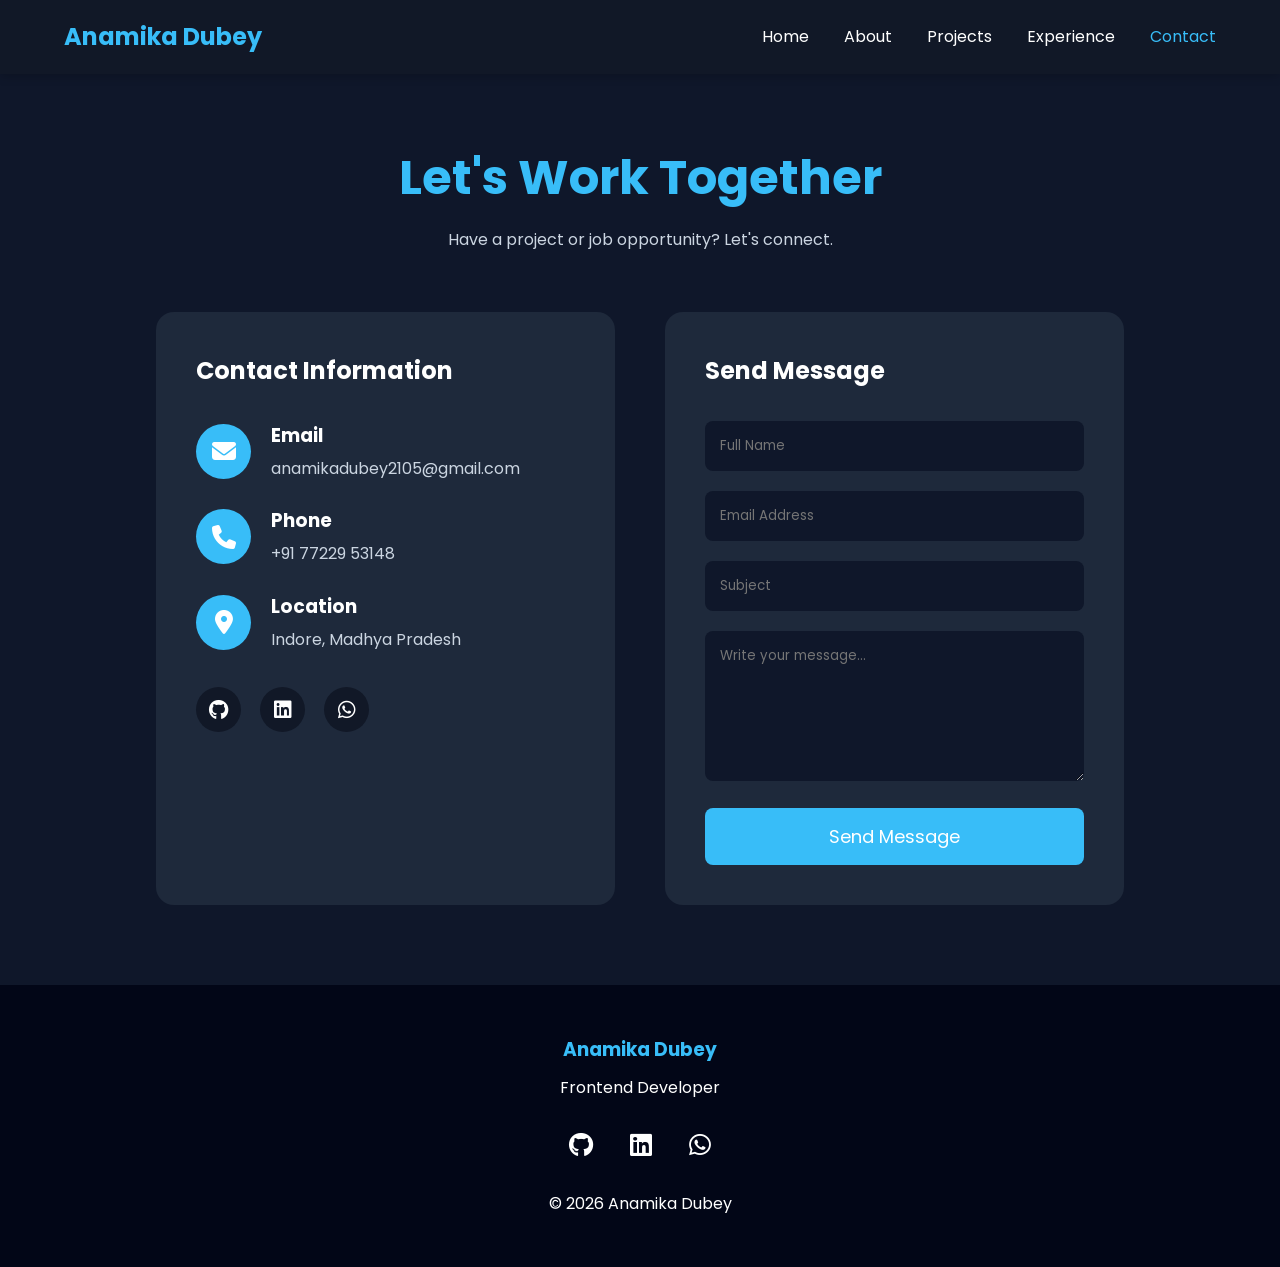
<file: HTML/contact.html>
<!DOCTYPE html>
<html lang="en">

<head>

<meta charset="UTF-8">
<meta name="viewport" content="width=device-width, initial-scale=1.0">

<title>Contact | Anamika Dubey</title>

<link rel="stylesheet"
href="https://cdnjs.cloudflare.com/ajax/libs/font-awesome/6.4.0/css/all.min.css">

<link rel="stylesheet" href="../CSS/style.css">
<link rel="stylesheet" href="../CSS/contact.css">

</head>

<body>

<!-- ================= NAVBAR ================= -->

<nav class="navbar">

<div class="nav-container">

<a href="index.html" class="logo">

Anamika Dubey

</a>

<ul class="nav-menu">

<li><a href="index.html">Home</a></li>

<li><a href="about.html">About</a></li>

<li><a href="projects.html">Projects</a></li>

<li><a href="experience.html">Experience</a></li>

<li><a href="contact.html" class="active">Contact</a></li>

</ul>

<div class="hamburger">

<span></span>
<span></span>
<span></span>

</div>

</div>

</nav>

<!-- ================= CONTACT ================= -->

<section class="contact-page">

<div class="container">

<h1 class="page-title">

Let's Work Together

</h1>

<p class="page-subtitle">

Have a project or job opportunity?
Let's connect.

</p>

<div class="contact-wrapper">

<!-- Left -->

<div class="contact-info">

<h2>

Contact Information

</h2>

<div class="info-box">

<i class="fas fa-envelope"></i>

<div>

<h3>Email</h3>

<p>

anamikadubey2105@gmail.com

</p>

</div>

</div>

<div class="info-box">

<i class="fas fa-phone"></i>

<div>

<h3>Phone</h3>

<p>

+91 77229 53148

</p>

</div>

</div>

<div class="info-box">

<i class="fas fa-location-dot"></i>

<div>

<h3>Location</h3>

<p>

Indore, Madhya Pradesh

</p>

</div>

</div>

<div class="social-links">

<a href="https://github.com/danamika0312" target="_blank">

<i class="fab fa-github"></i>

</a>

<a href="https://www.linkedin.com/in/anamika-dubey-6488601b5/" target="_blank">

<i class="fab fa-linkedin"></i>

</a>

<a href="https://wa.me/917722953148" target="_blank">

<i class="fab fa-whatsapp"></i>

</a>

</div>

</div>

<!-- Right -->

<div class="contact-form">

<h2>

Send Message

</h2>

<form>

<input
type="text"
placeholder="Full Name"
required>

<input
type="email"
placeholder="Email Address"
required>

<input
type="text"
placeholder="Subject">

<textarea
rows="6"
placeholder="Write your message..."></textarea>

<button type="submit">

Send Message

</button>

</form>

</div>

</div>

</div>

</section>

<!-- Footer -->

<footer class="footer">

<div class="container">

<h3>

Anamika Dubey

</h3>

<p>

Frontend Developer

</p>

<div class="footer-social">

<a href="https://github.com/danamika0312">

<i class="fab fa-github"></i>

</a>

<a href="https://www.linkedin.com/in/anamika-dubey-6488601b5/">

<i class="fab fa-linkedin"></i>

</a>

<a href="https://wa.me/917722953148">

<i class="fab fa-whatsapp"></i>

</a>

</div>

<p>

© 2026 Anamika Dubey

</p>

</div>

</footer>

<script src="../JS/script.js"></script>

</body>
</html>
</file>
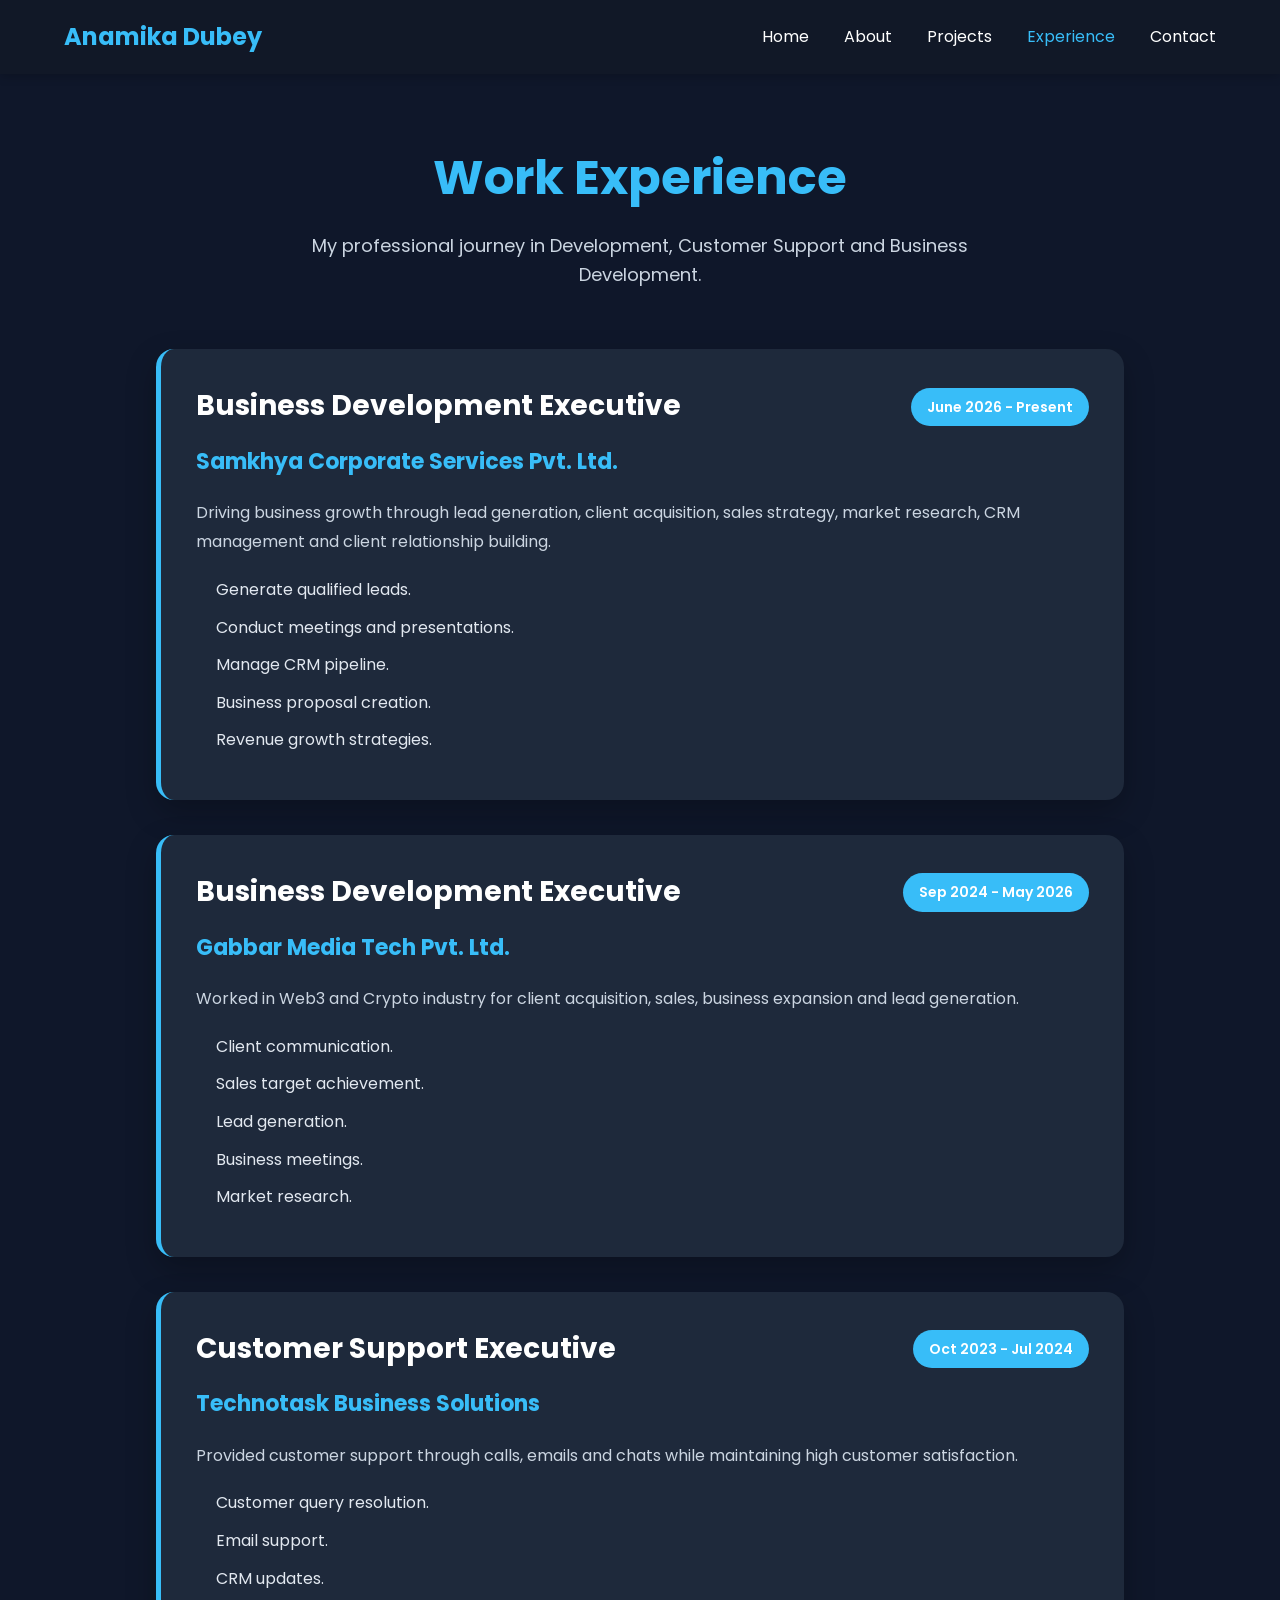
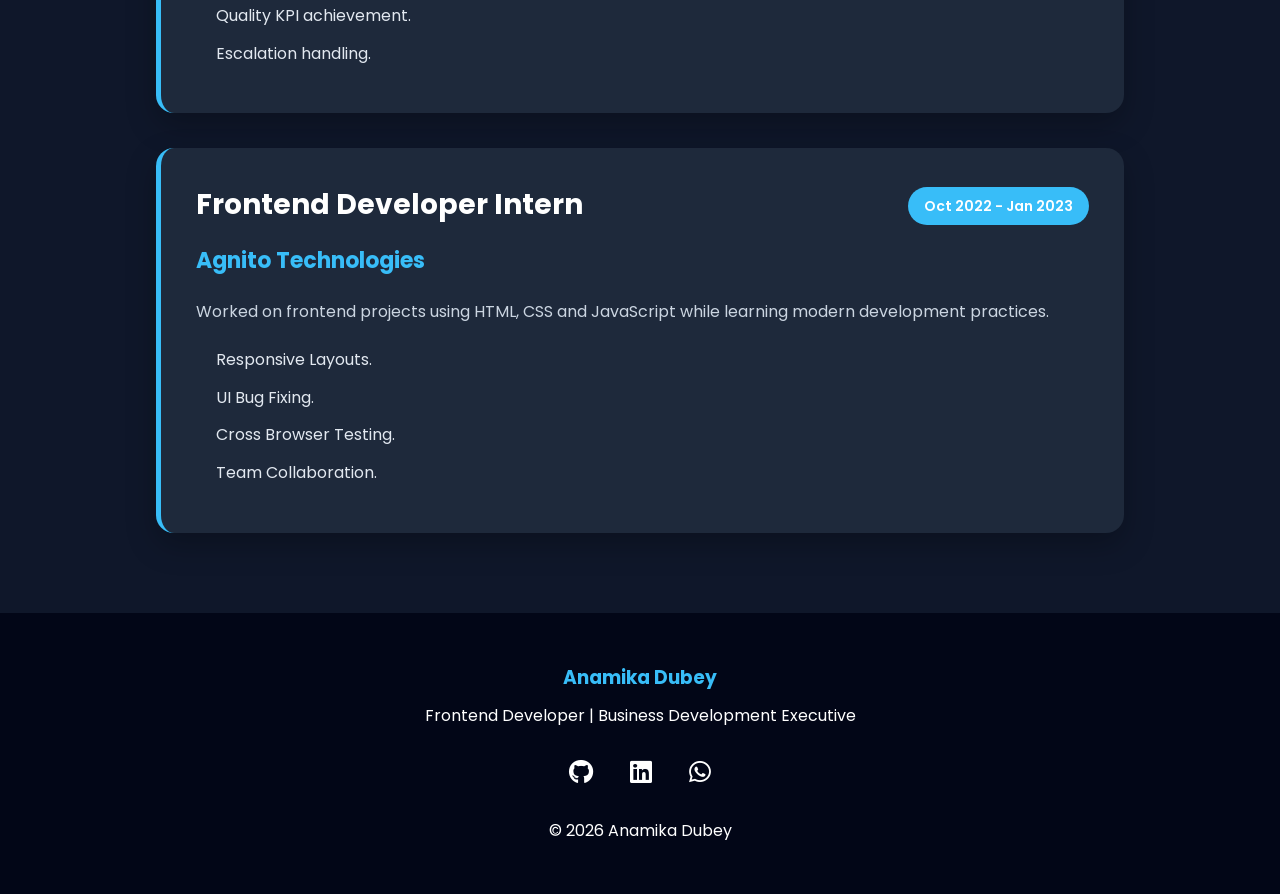
<file: HTML/Experience.html>
<!DOCTYPE html>
<html lang="en">

<head>

    <meta charset="UTF-8">
    <meta name="viewport" content="width=device-width, initial-scale=1.0">

    <title>Experience | Anamika Dubey</title>

    <link rel="stylesheet"
        href="https://cdnjs.cloudflare.com/ajax/libs/font-awesome/6.4.0/css/all.min.css">

    <link rel="stylesheet" href="../CSS/style.css">
    <link rel="stylesheet" href="../CSS/experience.css">

</head>

<body>

<!-- ================= NAVBAR ================= -->

<nav class="navbar">

<div class="nav-container">

<a href="index.html" class="logo">

Anamika Dubey

</a>

<ul class="nav-menu">

<li><a href="index.html">Home</a></li>

<li><a href="about.html">About</a></li>

<li><a href="projects.html">Projects</a></li>

<li><a href="experience.html" class="active">Experience</a></li>

<li><a href="contact.html">Contact</a></li>

</ul>

<div class="hamburger">

<span></span>
<span></span>
<span></span>

</div>

</div>

</nav>

<!-- ================= PAGE TITLE ================= -->

<section class="experience-page">

<div class="container">

<h1 class="page-title">

Work Experience

</h1>

<p class="page-subtitle">

My professional journey in Development,
Customer Support and Business Development.

</p>

<div class="experience-wrapper">
    <div class="experience-card">

<div class="experience-top">

<h2>

Business Development Executive

</h2>

<span>

June 2026 - Present

</span>

</div>

<h3>

Samkhya Corporate Services Pvt. Ltd.

</h3>

<p>

Driving business growth through lead generation,
client acquisition,
sales strategy,
market research,
CRM management
and client relationship building.

</p>

<ul>

<li>Generate qualified leads.</li>

<li>Conduct meetings and presentations.</li>

<li>Manage CRM pipeline.</li>

<li>Business proposal creation.</li>

<li>Revenue growth strategies.</li>

</ul>

</div>
<div class="experience-card">

<div class="experience-top">

<h2>

Business Development Executive

</h2>

<span>

Sep 2024 - May 2026

</span>

</div>

<h3>

Gabbar Media Tech Pvt. Ltd.

</h3>

<p>

Worked in Web3 and Crypto industry
for client acquisition,
sales,
business expansion
and lead generation.

</p>

<ul>

<li>Client communication.</li>

<li>Sales target achievement.</li>

<li>Lead generation.</li>

<li>Business meetings.</li>

<li>Market research.</li>

</ul>

</div>
<div class="experience-card">

<div class="experience-top">

<h2>

Customer Support Executive

</h2>

<span>

Oct 2023 - Jul 2024

</span>

</div>

<h3>

Technotask Business Solutions

</h3>

<p>

Provided customer support
through calls,
emails
and chats
while maintaining
high customer satisfaction.

</p>

<ul>

<li>Customer query resolution.</li>

<li>Email support.</li>

<li>CRM updates.</li>

<li>Quality KPI achievement.</li>

<li>Escalation handling.</li>

</ul>

</div>
<div class="experience-card">

<div class="experience-top">

<h2>

Frontend Developer Intern

</h2>

<span>

Oct 2022 - Jan 2023

</span>

</div>

<h3>

Agnito Technologies

</h3>

<p>

Worked on frontend projects
using HTML,
CSS
and JavaScript
while learning modern
development practices.

</p>

<ul>

<li>Responsive Layouts.</li>

<li>UI Bug Fixing.</li>

<li>Cross Browser Testing.</li>

<li>Team Collaboration.</li>

</ul>

</div>
</div>

</div>

</section>

<footer class="footer">

<div class="container">

<h3>

Anamika Dubey

</h3>

<p>

Frontend Developer | Business Development Executive

</p>

<div class="footer-social">

<a href="https://github.com/danamika0312">

<i class="fab fa-github"></i>

</a>

<a href="https://www.linkedin.com/in/anamika-dubey-6488601b5/">

<i class="fab fa-linkedin"></i>

</a>

<a href="https://wa.me/917722953148">

<i class="fab fa-whatsapp"></i>

</a>

</div>

<p>

© 2026 Anamika Dubey

</p>

</div>

</footer>

<script src="../JS/script.js"></script>

</body>

</html>
</file>
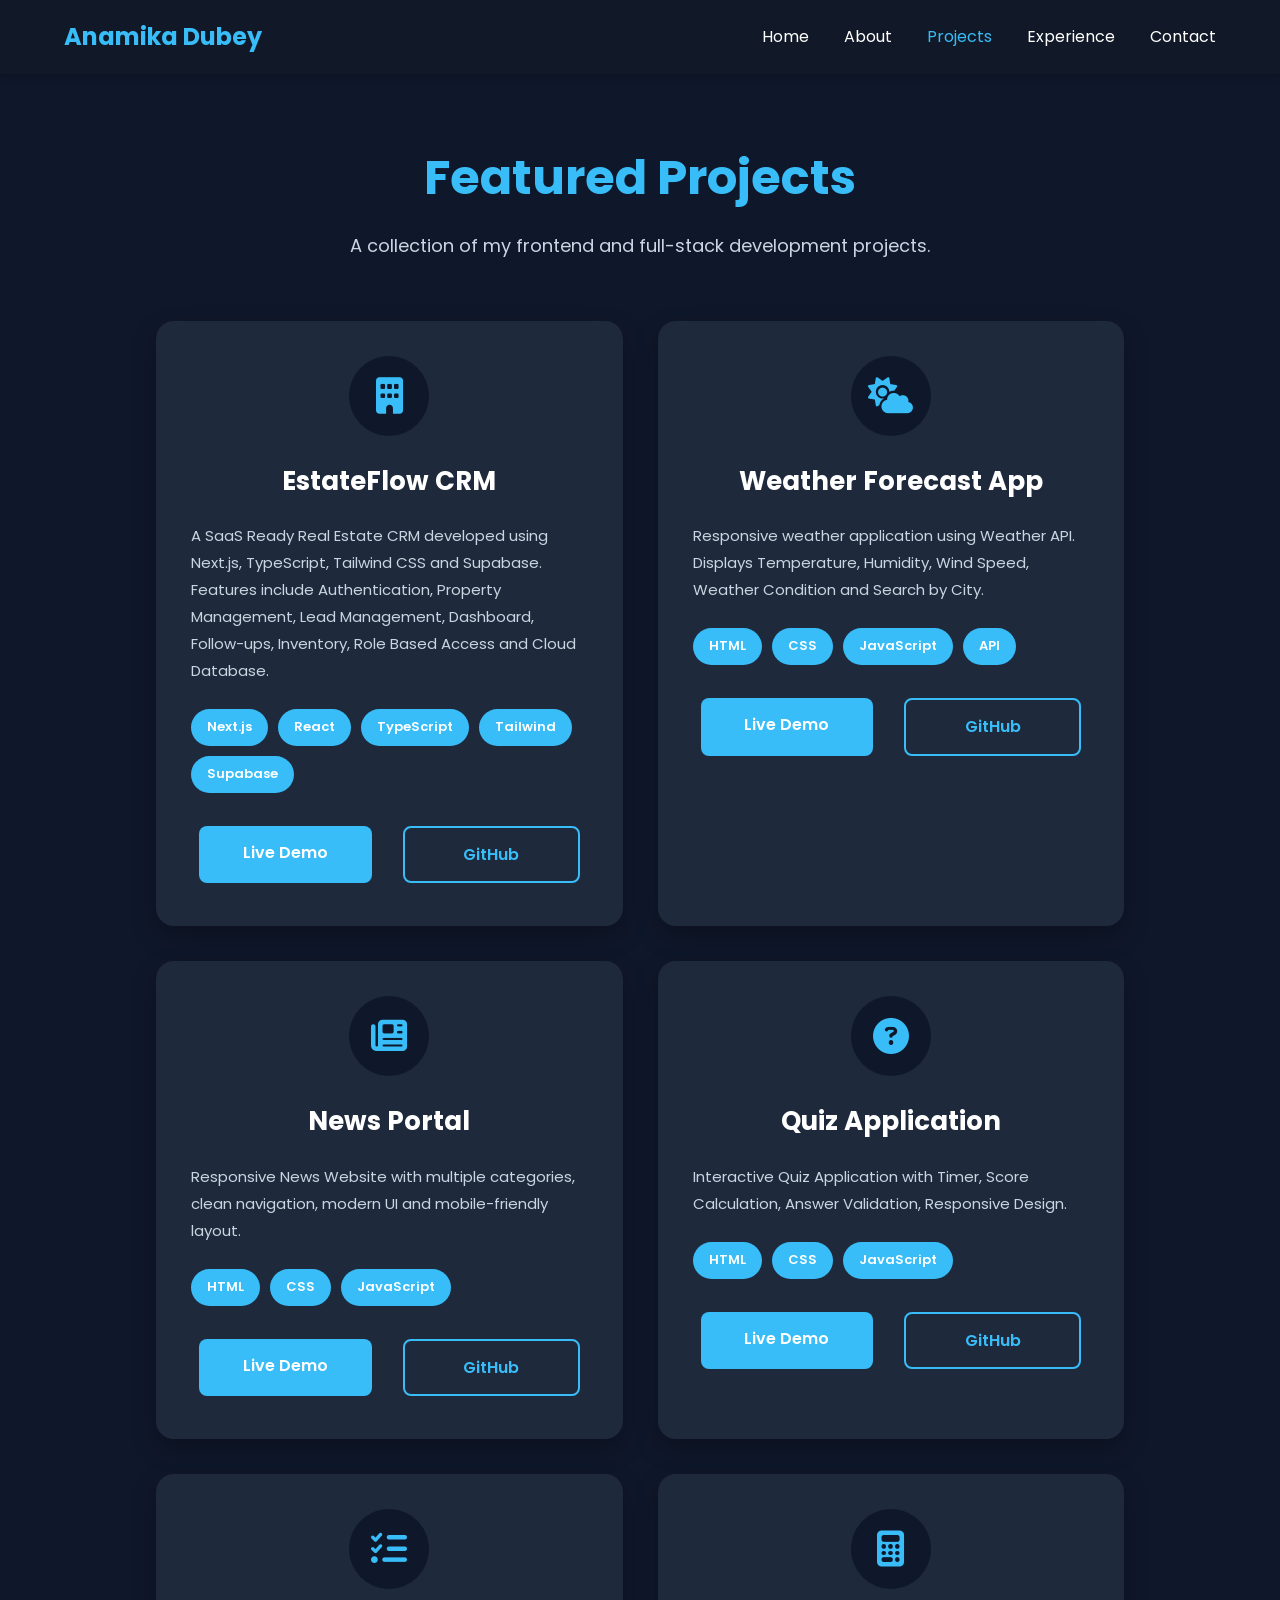
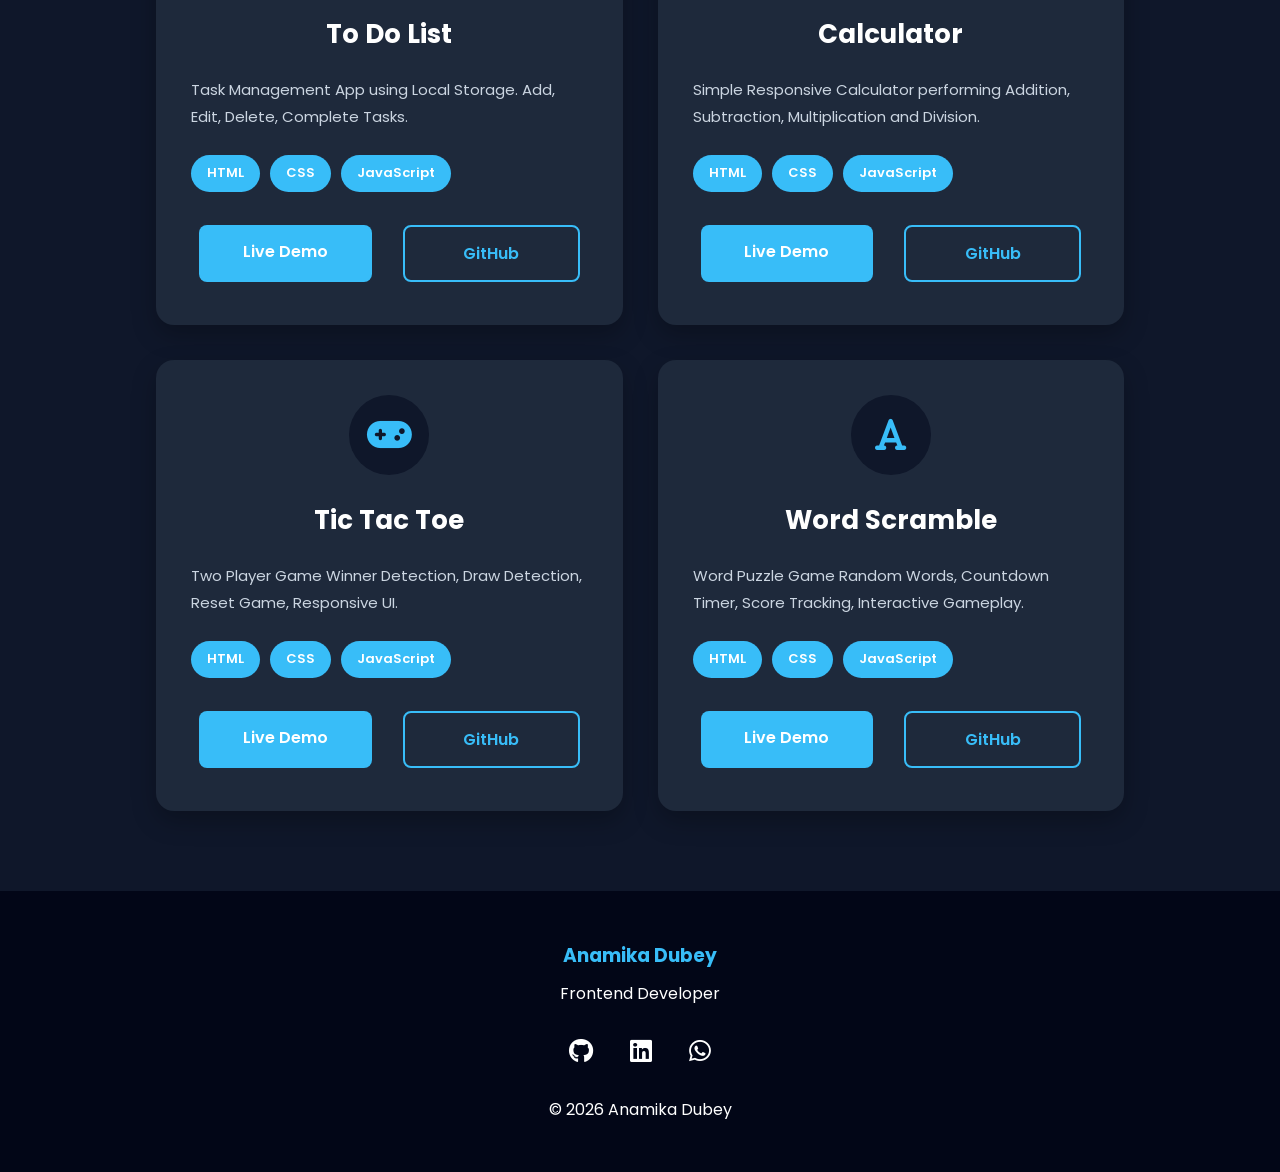
<file: HTML/Projects.html>
<!DOCTYPE html>
<html lang="en">

<head>

    <meta charset="UTF-8">
    <meta name="viewport" content="width=device-width, initial-scale=1.0">

    <title>Projects | Anamika Dubey</title>

    <link rel="stylesheet"
        href="https://cdnjs.cloudflare.com/ajax/libs/font-awesome/6.4.0/css/all.min.css">

    <link rel="stylesheet" href="../CSS/style.css">
    <link rel="stylesheet" href="../CSS/projects.css">

</head>

<body>

<!-- ================= NAVBAR ================= -->

<nav class="navbar">

<div class="nav-container">

<a href="index.html" class="logo">

Anamika Dubey

</a>

<ul class="nav-menu">

<li><a href="index.html">Home</a></li>

<li><a href="about.html">About</a></li>

<li><a href="projects.html" class="active">Projects</a></li>

<li><a href="experience.html">Experience</a></li>

<li><a href="contact.html">Contact</a></li>

</ul>

<div class="hamburger">

<span></span>
<span></span>
<span></span>

</div>

</div>

</nav>

<!-- ================= PAGE TITLE ================= -->

<section class="projects-page">

<div class="container">

<h1 class="page-title">

Featured Projects

</h1>

<p class="page-subtitle">

A collection of my frontend and full-stack development projects.

</p>

<div class="projects-grid">
    <div class="project-card">

<div class="project-icon">

<i class="fas fa-building"></i>

</div>

<h2>EstateFlow CRM</h2>

<p>

A SaaS Ready Real Estate CRM developed using Next.js,
TypeScript, Tailwind CSS and Supabase.

Features include Authentication,
Property Management,
Lead Management,
Dashboard,
Follow-ups,
Inventory,
Role Based Access
and Cloud Database.

</p>

<div class="tech-stack">

<span>Next.js</span>
<span>React</span>
<span>TypeScript</span>
<span>Tailwind</span>
<span>Supabase</span>

</div>

<div class="project-buttons">

<a href="#" class="cta-button">

Live Demo

</a>

<a href="#" class="secondary-button">

GitHub

</a>

</div>

</div>
<div class="project-card">

<div class="project-icon">

<i class="fas fa-cloud-sun"></i>

</div>

<h2>

Weather Forecast App

</h2>

<p>

Responsive weather application using Weather API.

Displays

Temperature,
Humidity,
Wind Speed,
Weather Condition
and Search by City.

</p>

<div class="tech-stack">

<span>HTML</span>

<span>CSS</span>

<span>JavaScript</span>

<span>API</span>

</div>

<div class="project-buttons">

<a href="#" class="cta-button">

Live Demo

</a>

<a href="#" class="secondary-button">

GitHub

</a>

</div>

</div>
<div class="project-card">

<div class="project-icon">

<i class="fas fa-newspaper"></i>

</div>

<h2>

News Portal

</h2>

<p>

Responsive News Website
with multiple categories,
clean navigation,
modern UI
and mobile-friendly layout.

</p>

<div class="tech-stack">

<span>HTML</span>

<span>CSS</span>

<span>JavaScript</span>

</div>

<div class="project-buttons">

<a href="#" class="cta-button">

Live Demo

</a>

<a href="#" class="secondary-button">

GitHub

</a>

</div>

</div>
<div class="project-card">

<div class="project-icon">

<i class="fas fa-question-circle"></i>

</div>

<h2>

Quiz Application

</h2>

<p>

Interactive Quiz Application

with Timer,
Score Calculation,
Answer Validation,
Responsive Design.

</p>

<div class="tech-stack">

<span>HTML</span>

<span>CSS</span>

<span>JavaScript</span>

</div>

<div class="project-buttons">

<a href="#" class="cta-button">

Live Demo

</a>

<a href="#" class="secondary-button">

GitHub

</a>

</div>

</div>
<div class="project-card">

<div class="project-icon">

<i class="fas fa-list-check"></i>

</div>

<h2>

To Do List

</h2>

<p>

Task Management App

using Local Storage.

Add,
Edit,
Delete,
Complete Tasks.

</p>

<div class="tech-stack">

<span>HTML</span>

<span>CSS</span>

<span>JavaScript</span>

</div>

<div class="project-buttons">

<a href="#" class="cta-button">

Live Demo

</a>

<a href="#" class="secondary-button">

GitHub

</a>

</div>

</div>
<div class="project-card">

<div class="project-icon">

<i class="fas fa-calculator"></i>

</div>

<h2>

Calculator

</h2>

<p>

Simple Responsive Calculator

performing
Addition,
Subtraction,
Multiplication
and Division.

</p>

<div class="tech-stack">

<span>HTML</span>

<span>CSS</span>

<span>JavaScript</span>

</div>

<div class="project-buttons">

<a href="#" class="cta-button">

Live Demo

</a>

<a href="#" class="secondary-button">

GitHub

</a>

</div>

</div>
<div class="project-card">

<div class="project-icon">

<i class="fas fa-gamepad"></i>

</div>

<h2>

Tic Tac Toe

</h2>

<p>

Two Player Game

Winner Detection,
Draw Detection,
Reset Game,
Responsive UI.

</p>

<div class="tech-stack">

<span>HTML</span>

<span>CSS</span>

<span>JavaScript</span>

</div>

<div class="project-buttons">

<a href="#" class="cta-button">

Live Demo

</a>

<a href="#" class="secondary-button">

GitHub</a>

</div>

</div>
<div class="project-card">

<div class="project-icon">

<i class="fas fa-font"></i>

</div>

<h2>

Word Scramble

</h2>

<p>

Word Puzzle Game

Random Words,
Countdown Timer,
Score Tracking,
Interactive Gameplay.

</p>

<div class="tech-stack">

<span>HTML</span>

<span>CSS</span>

<span>JavaScript</span>

</div>

<div class="project-buttons">

<a href="#" class="cta-button">

Live Demo

</a>

<a href="#" class="secondary-button">

GitHub

</a>

</div>

</div>
</div>

</div>

</section>

<footer class="footer">

<div class="container">

<h3>

Anamika Dubey

</h3>

<p>

Frontend Developer

</p>

<div class="footer-social">

<a href="https://github.com/danamika0312">

<i class="fab fa-github"></i>

</a>

<a href="https://www.linkedin.com/in/anamika-dubey-6488601b5/">

<i class="fab fa-linkedin"></i>

</a>

<a href="https://wa.me/917722953148">

<i class="fab fa-whatsapp"></i>

</a>

</div>

<p>

© 2026 Anamika Dubey

</p>

</div>

</footer>

<script src="../JS/script.js"></script>

</body>

</html>
</file>
<file: CSS/style.css>
/* Google Font */
@import url('https://fonts.googleapis.com/css2?family=Poppins:wght@300;400;500;600;700;800&display=swap');

*{
    margin:0;
    padding:0;
    box-sizing:border-box;
    font-family:'Poppins',sans-serif;
}

html{
    scroll-behavior:smooth;
}

body{
    background:#0f172a;
    color:#fff;
    line-height:1.6;
}

a{
    text-decoration:none;
}

ul{
    list-style:none;
}

.container{
    width:90%;
    max-width:1200px;
    margin:auto;
}

/* ================= NAVBAR ================= */

.navbar{
    position:fixed;
    width:100%;
    top:0;
    left:0;
    background:#111827;
    z-index:999;
    box-shadow:0 2px 10px rgba(0,0,0,.2);
}

.nav-container{
    width:90%;
    max-width:1200px;
    margin:auto;
    display:flex;
    justify-content:space-between;
    align-items:center;
    padding:18px 0;
}

.logo{
    color:#38bdf8;
    font-size:24px;
    font-weight:700;
}

.nav-menu{
    display:flex;
    gap:35px;
}

.nav-menu a{
    color:white;
    transition:.3s;
}

.nav-menu a:hover,
.nav-menu a.active{
    color:#38bdf8;
}

.hamburger{
    display:none;
    flex-direction:column;
    cursor:pointer;
}

.hamburger span{
    width:25px;
    height:3px;
    background:white;
    margin:3px 0;
}

/* Buttons */

.cta-button,
.secondary-button{

    display:inline-block;
    padding:14px 35px;
    border-radius:8px;
    margin:8px;
    transition:.3s;
    font-weight:600;
}

.cta-button{

    background:#38bdf8;
    color:white;
}

.cta-button:hover{

    background:#0ea5e9;
}

.secondary-button{

    border:2px solid #38bdf8;
    color:#38bdf8;
}

.secondary-button:hover{

    background:#38bdf8;
    color:white;
}

/* Titles */

.section-title{

    font-size:40px;
    text-align:center;
    margin-bottom:60px;
}

/* Footer */

.footer{

    background:#020617;
    text-align:center;
    padding:50px 20px;
}

.footer h3{

    color:#38bdf8;
    margin-bottom:10px;
}

.footer-social{

    margin:25px 0;
}

.footer-social a{

    color:white;
    font-size:25px;
    margin:0 15px;
    transition:.3s;
}

.footer-social a:hover{

    color:#38bdf8;
}

.copyright{

    color:#94a3b8;
}

/* Responsive */

@media(max-width:768px){

.nav-menu{

display:none;

position:absolute;

top:80px;

left:0;

width:100%;

background:#111827;

flex-direction:column;

text-align:center;

padding:20px 0;

}

.nav-menu.active{

display:flex;

}

.hamburger{

display:flex;

}

.section-title{

font-size:30px;

}

}

/* Scroll Animation */

.project-card,
.skill-card,
.experience-card,
.education-card,
.soft-card,
.why-card{

opacity:0;

transform:translateY(40px);

transition:.7s;

}

.show{

opacity:1;

transform:translateY(0);

}

/* Navbar Scroll */

.navbar.scrolled{

background:#020617;

box-shadow:0 8px 25px rgba(0,0,0,.3);

}

/* Back To Top */

.top-btn{

position:fixed;

bottom:25px;

right:25px;

width:50px;

height:50px;

border:none;

border-radius:50%;

background:#38bdf8;

color:#fff;

font-size:22px;

cursor:pointer;

opacity:0;

pointer-events:none;

transition:.3s;

z-index:999;

}

.show-top{

opacity:1;

pointer-events:auto;

}

.top-btn:hover{

background:#0284c7;

}
</file>
<file: CSS/home.css>
/* Hero */

.hero{

min-height:100vh;

display:flex;

justify-content:space-between;

align-items:center;

padding:120px 10% 80px;

gap:60px;

}

.hero-content{

flex:1;

}

.hero-content h4{

color:#38bdf8;

font-size:20px;

margin-bottom:10px;

}

.hero-content h1{

font-size:60px;

margin-bottom:20px;

}

.subtitle{

font-size:25px;

color:#94a3b8;

margin-bottom:20px;

}

.hero-description{

font-size:17px;

line-height:1.8;

max-width:650px;

margin-bottom:35px;

}

.hero-buttons{

margin-top:30px;

}

/* Profile Card */

.hero-image{

flex:1;

display:flex;

justify-content:center;

}

.profile-card{

width:330px;

background:#1e293b;

padding:35px;

border-radius:20px;

text-align:center;

box-shadow:0 20px 40px rgba(0,0,0,.3);

transition:.3s;

}

.profile-card:hover{

transform:translateY(-10px);

}

.profile-icon{

font-size:70px;

color:#38bdf8;

margin-bottom:25px;

}

.profile-card h3{

margin-bottom:25px;

}

.profile-card p{

margin:10px 0;

color:#cbd5e1;

}

/* Skills */

.quick-skills{

padding:90px 0;

background:#111827;

}

.quick-skills .container{

display:grid;

grid-template-columns:repeat(auto-fit,minmax(170px,1fr));

gap:25px;

}

.skill-card{

background:#1e293b;

padding:35px;

border-radius:12px;

text-align:center;

transition:.3s;

}

.skill-card:hover{

transform:translateY(-8px);

}

.skill-card i{

font-size:45px;

color:#38bdf8;

margin-bottom:20px;

}

/* Why Me */

.why-me{

padding:100px 0;

}

.why-grid{

display:grid;

grid-template-columns:repeat(auto-fit,minmax(250px,1fr));

gap:30px;

}

.why-card{

background:#1e293b;

padding:40px;

border-radius:15px;

text-align:center;

transition:.3s;

}

.why-card:hover{

transform:translateY(-8px);

}

.why-card i{

font-size:50px;

color:#38bdf8;

margin-bottom:20px;

}

.why-card h3{

margin-bottom:15px;

}

/* CTA */

.home-contact{

padding:100px 20px;

background:#111827;

text-align:center;

}

.home-contact h2{

font-size:40px;

margin-bottom:20px;

}

.home-contact p{

max-width:700px;

margin:auto;

margin-bottom:40px;

color:#cbd5e1;

}

.home-buttons{

display:flex;

justify-content:center;

flex-wrap:wrap;

}

/* Responsive */

@media(max-width:992px){

.hero{

flex-direction:column;

text-align:center;

padding-top:150px;

}

.hero-content h1{

font-size:45px;

}

.subtitle{

font-size:20px;

}

.profile-card{

width:100%;

max-width:350px;

}

}

@media(max-width:600px){

.hero-content h1{

font-size:36px;

}

.section-title{

font-size:28px;

}

.home-contact h2{

font-size:30px;

}

}
</file>
<file: CSS/about.css>
/* ===========================
   ABOUT PAGE
=========================== */

.about-page{
    padding:140px 10% 80px;
    background:#0f172a;
}

.page-title{
    text-align:center;
    font-size:48px;
    color:#38bdf8;
    margin-bottom:60px;
}

.about-grid{
    display:grid;
    grid-template-columns:1fr 2fr;
    gap:60px;
    align-items:center;
}

.about-image{
    display:flex;
    justify-content:center;
    align-items:center;
}

.about-image i{
    font-size:260px;
    color:#38bdf8;
}

.about-content h2{
    font-size:34px;
    margin-bottom:25px;
}

.about-content p{
    color:#cbd5e1;
    margin-bottom:20px;
    line-height:1.9;
    font-size:17px;
}

/* ===========================
   EDUCATION
=========================== */

.education{
    padding:90px 10%;
    background:#111827;
}

.education-card{
    max-width:750px;
    margin:auto;
    background:#1e293b;
    padding:40px;
    border-radius:15px;
    text-align:center;
    transition:.3s;
}

.education-card:hover{
    transform:translateY(-8px);
}

.education-card h3{
    font-size:28px;
    color:#38bdf8;
    margin-bottom:10px;
}

.education-card h4{
    font-size:20px;
    margin-bottom:20px;
}

.education-card p{
    color:#cbd5e1;
}

/* ===========================
   TECHNICAL SKILLS
=========================== */

.technical-skills{
    padding:100px 10%;
}

.skills-grid{
    display:grid;
    grid-template-columns:repeat(auto-fit,minmax(220px,1fr));
    gap:25px;
}

.skill-card{
    background:#1e293b;
    padding:35px;
    text-align:center;
    border-radius:15px;
    transition:.3s;
}

.skill-card:hover{
    transform:translateY(-8px);
}

.skill-card i{
    font-size:55px;
    color:#38bdf8;
    margin-bottom:20px;
}

.skill-card h3{
    font-size:20px;
}

/* ===========================
   SOFT SKILLS
=========================== */

.soft-skills{
    padding:100px 10%;
    background:#111827;
}

.soft-grid{
    display:grid;
    grid-template-columns:repeat(auto-fit,minmax(220px,1fr));
    gap:25px;
}

.soft-card{
    background:#1e293b;
    padding:28px;
    text-align:center;
    border-radius:10px;
    font-size:18px;
    font-weight:600;
    transition:.3s;
}

.soft-card:hover{
    background:#38bdf8;
    color:white;
    transform:translateY(-6px);
}

/* ===========================
   RESPONSIVE
=========================== */

@media(max-width:992px){

.about-grid{

grid-template-columns:1fr;

text-align:center;

}

.about-image{

margin-bottom:40px;

}

.about-image i{

font-size:180px;

}

.page-title{

font-size:38px;

}

.about-content h2{

font-size:28px;

}

}

@media(max-width:768px){

.page-title{

font-size:32px;

}

.about-content h2{

font-size:24px;

}

.about-content p{

font-size:15px;

}

.education-card{

padding:25px;

}

.skill-card{

padding:25px;

}

.skill-card i{

font-size:42px;

}

.soft-card{

font-size:16px;

padding:20px;

}

}
</file>
<file: CSS/contact.css>
.contact-page{

padding:140px 8% 80px;

background:#0f172a;

min-height:100vh;

}

.page-title{

text-align:center;

font-size:48px;

color:#38bdf8;

margin-bottom:10px;

}

.page-subtitle{

text-align:center;

color:#cbd5e1;

margin-bottom:60px;

}

.contact-wrapper{

display:grid;

grid-template-columns:1fr 1fr;

gap:50px;

}

.contact-info{

background:#1e293b;

padding:40px;

border-radius:18px;

}

.contact-info h2{

margin-bottom:30px;

}

.info-box{

display:flex;

align-items:center;

margin-bottom:25px;

}

.info-box i{

font-size:24px;

width:55px;

height:55px;

background:#38bdf8;

display:flex;

justify-content:center;

align-items:center;

border-radius:50%;

margin-right:20px;

}

.info-box h3{

margin-bottom:5px;

}

.info-box p{

color:#cbd5e1;

}

.social-links{

margin-top:35px;

}

.social-links a{

display:inline-flex;

justify-content:center;

align-items:center;

width:45px;

height:45px;

border-radius:50%;

background:#111827;

color:white;

margin-right:15px;

font-size:20px;

transition:.3s;

}

.social-links a:hover{

background:#38bdf8;

}

.contact-form{

background:#1e293b;

padding:40px;

border-radius:18px;

}

.contact-form h2{

margin-bottom:30px;

}

.contact-form input,

.contact-form textarea{

width:100%;

padding:15px;

margin-bottom:20px;

border:none;

border-radius:8px;

background:#0f172a;

color:white;

}

.contact-form input:focus,

.contact-form textarea:focus{

outline:2px solid #38bdf8;

}

.contact-form button{

width:100%;

padding:15px;

background:#38bdf8;

border:none;

border-radius:8px;

color:white;

font-size:18px;

cursor:pointer;

transition:.3s;

}

.contact-form button:hover{

background:#0284c7;

}

@media(max-width:900px){

.contact-wrapper{

grid-template-columns:1fr;

}

}

@media(max-width:768px){

.page-title{

font-size:34px;

}

.contact-info,

.contact-form{

padding:25px;

}

}
</file>
<file: CSS/experience.css>
/* ===========================
   EXPERIENCE PAGE
=========================== */

.experience-page{
    padding:140px 8% 80px;
    background:#0f172a;
    min-height:100vh;
}

.page-title{
    text-align:center;
    font-size:48px;
    color:#38bdf8;
    margin-bottom:15px;
}

.page-subtitle{
    text-align:center;
    color:#cbd5e1;
    font-size:18px;
    margin-bottom:60px;
    max-width:700px;
    margin-left:auto;
    margin-right:auto;
}

/* ===========================
   EXPERIENCE GRID
=========================== */

.experience-wrapper{

    display:grid;

    grid-template-columns:1fr;

    gap:35px;

}

/* ===========================
   EXPERIENCE CARD
=========================== */

.experience-card{

    background:#1e293b;

    border-radius:18px;

    padding:35px;

    position:relative;

    overflow:hidden;

    transition:.4s;

    border-left:5px solid #38bdf8;

    box-shadow:0 12px 30px rgba(0,0,0,.25);

}

.experience-card:hover{

    transform:translateY(-10px);

    box-shadow:0 20px 45px rgba(56,189,248,.20);

}

/* Top */

.experience-top{

    display:flex;

    justify-content:space-between;

    align-items:center;

    flex-wrap:wrap;

    margin-bottom:15px;

}

.experience-top h2{

    font-size:28px;

    color:#ffffff;

}

.experience-top span{

    background:#38bdf8;

    color:#fff;

    padding:8px 16px;

    border-radius:30px;

    font-size:14px;

    font-weight:600;

}

/* Company */

.experience-card h3{

    color:#38bdf8;

    font-size:22px;

    margin-bottom:20px;

}

/* Description */

.experience-card p{

    color:#cbd5e1;

    line-height:1.8;

    margin-bottom:20px;

}

/* Points */

.experience-card ul{

    padding-left:20px;

}

.experience-card ul li{

    color:#e2e8f0;

    margin-bottom:12px;

    line-height:1.6;

}

/* Hover Accent */

.experience-card::before{

    content:"";

    position:absolute;

    left:0;

    top:0;

    width:0;

    height:100%;

    background:rgba(56,189,248,.05);

    transition:.5s;

}

.experience-card:hover::before{

    width:100%;

}

/* ===========================
   RESPONSIVE
=========================== */

@media(max-width:992px){

.page-title{

font-size:40px;

}

.experience-top{

flex-direction:column;

align-items:flex-start;

gap:12px;

}

}

@media(max-width:768px){

.experience-page{

padding:120px 6% 60px;

}

.page-title{

font-size:32px;

}

.page-subtitle{

font-size:16px;

}

.experience-card{

padding:25px;

}

.experience-top h2{

font-size:22px;

}

.experience-card h3{

font-size:18px;

}

.experience-card p,

.experience-card li{

font-size:15px;

}

}

@media(max-width:480px){

.experience-top span{

font-size:12px;

padding:6px 12px;

}

.page-title{

font-size:28px;

}

}
</file>
<file: CSS/projects.css>
/* ===========================
   PROJECT PAGE
=========================== */

.projects-page{
    padding:140px 8% 80px;
    background:#0f172a;
    min-height:100vh;
}

.page-title{
    text-align:center;
    font-size:48px;
    color:#38bdf8;
    margin-bottom:15px;
}

.page-subtitle{
    text-align:center;
    color:#cbd5e1;
    font-size:18px;
    margin-bottom:60px;
}

/* ===========================
   PROJECT GRID
=========================== */

.projects-grid{

    display:grid;

    grid-template-columns:repeat(auto-fit,minmax(330px,1fr));

    gap:35px;

}

/* ===========================
   PROJECT CARD
=========================== */

.project-card{

    background:#1e293b;

    border-radius:18px;

    padding:35px;

    transition:.4s;

    position:relative;

    overflow:hidden;

    box-shadow:0 10px 25px rgba(0,0,0,.25);

}

.project-card::before{

content:"";

position:absolute;

top:0;

left:-100%;

width:100%;

height:5px;

background:#38bdf8;

transition:.5s;

}

.project-card:hover::before{

left:0;

}

.project-card:hover{

transform:translateY(-12px);

box-shadow:0 18px 40px rgba(56,189,248,.25);

}

/* ===========================
   ICON
=========================== */

.project-icon{

width:80px;

height:80px;

margin:auto;

background:#0f172a;

border-radius:50%;

display:flex;

justify-content:center;

align-items:center;

margin-bottom:25px;

}

.project-icon i{

font-size:36px;

color:#38bdf8;

}

/* ===========================
   TITLE
=========================== */

.project-card h2{

text-align:center;

margin-bottom:20px;

font-size:26px;

}

/* ===========================
   DESCRIPTION
=========================== */

.project-card p{

color:#cbd5e1;

line-height:1.8;

font-size:15px;

margin-bottom:25px;

}

/* ===========================
   TECH STACK
=========================== */

.tech-stack{

display:flex;

flex-wrap:wrap;

gap:10px;

margin-bottom:25px;

}

.tech-stack span{

background:#38bdf8;

color:white;

padding:8px 16px;

border-radius:30px;

font-size:13px;

font-weight:600;

}

/* ===========================
   BUTTONS
=========================== */

.project-buttons{

display:flex;

justify-content:space-between;

gap:15px;

margin-top:20px;

}

.project-buttons a{

flex:1;

text-align:center;

}

/* ===========================
   RESPONSIVE
=========================== */

@media(max-width:992px){

.projects-page{

padding:120px 6% 60px;

}

.page-title{

font-size:40px;

}

}

@media(max-width:768px){

.projects-grid{

grid-template-columns:1fr;

}

.page-title{

font-size:32px;

}

.page-subtitle{

font-size:16px;

}

.project-card{

padding:25px;

}

.project-card h2{

font-size:22px;

}

.project-buttons{

flex-direction:column;

}

}

@media(max-width:480px){

.project-icon{

width:65px;

height:65px;

}

.project-icon i{

font-size:28px;

}

.tech-stack span{

font-size:12px;

padding:6px 12px;

}

}
</file>
